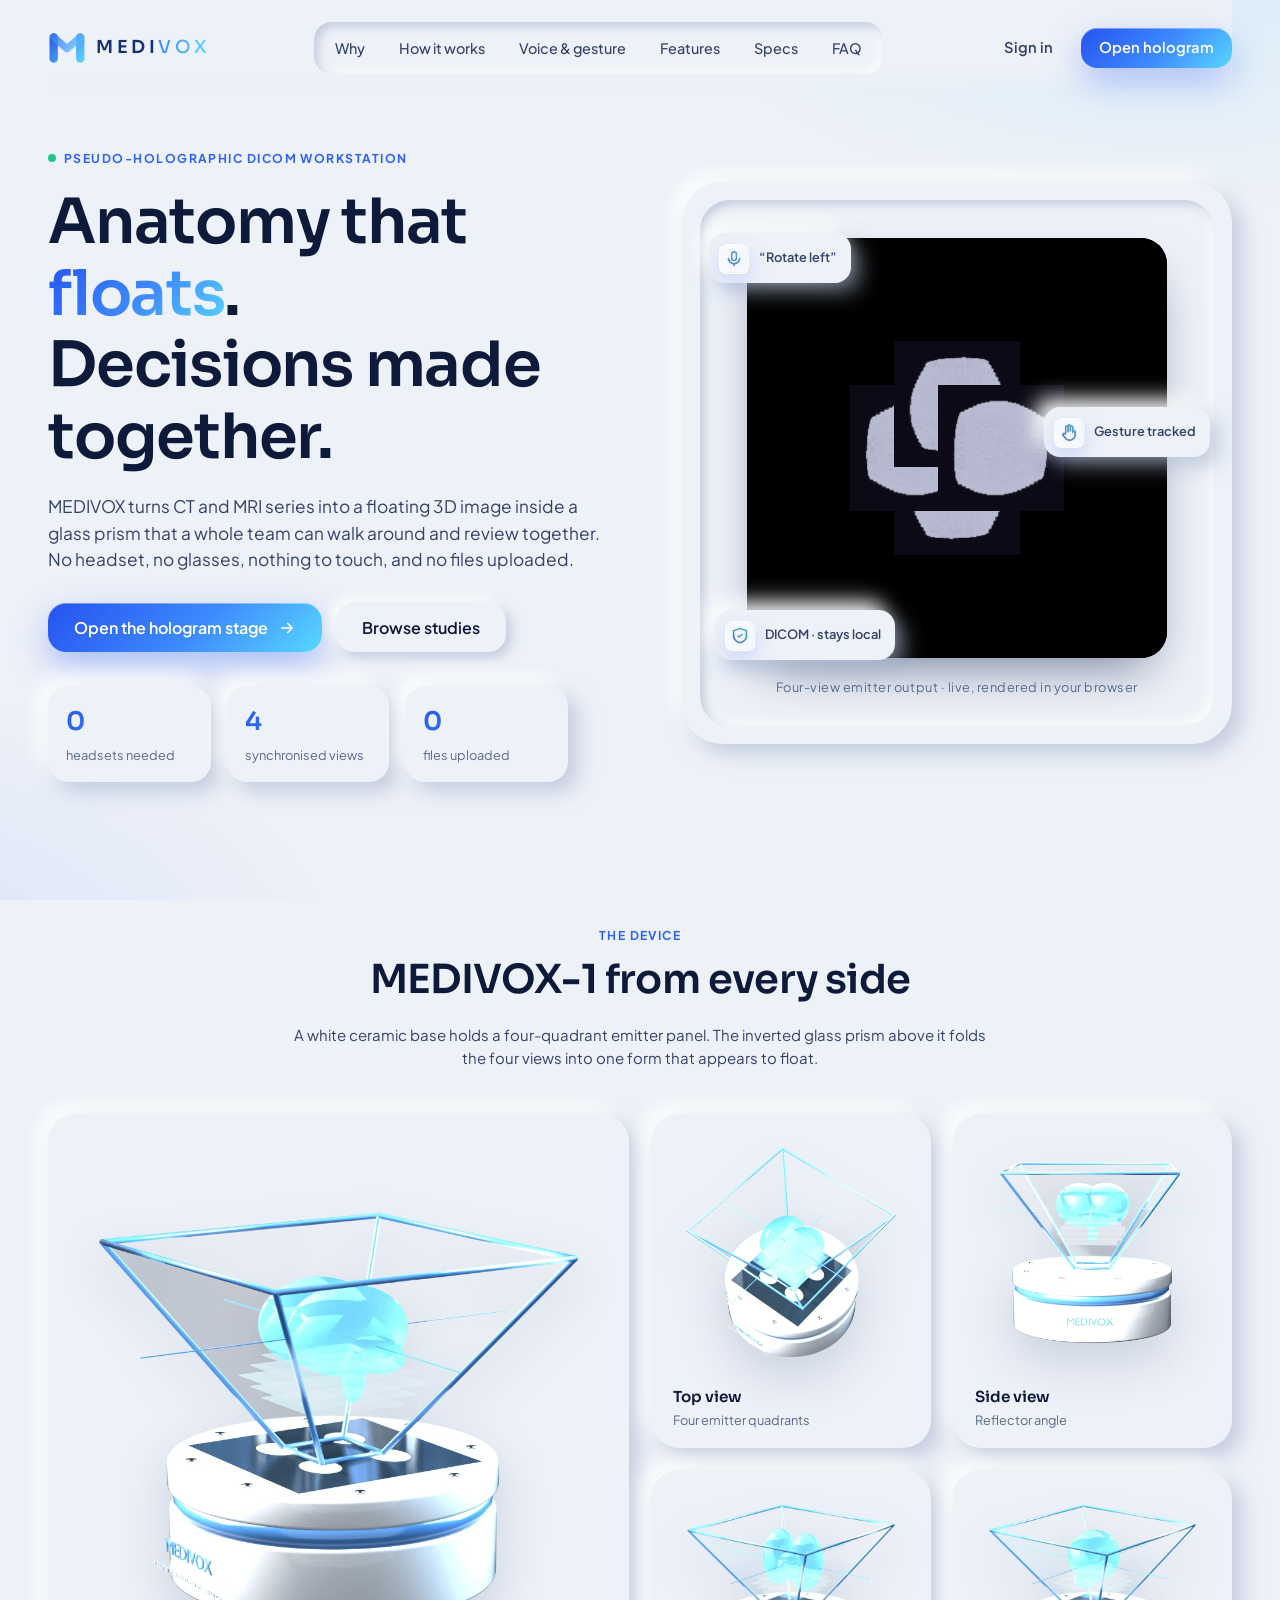
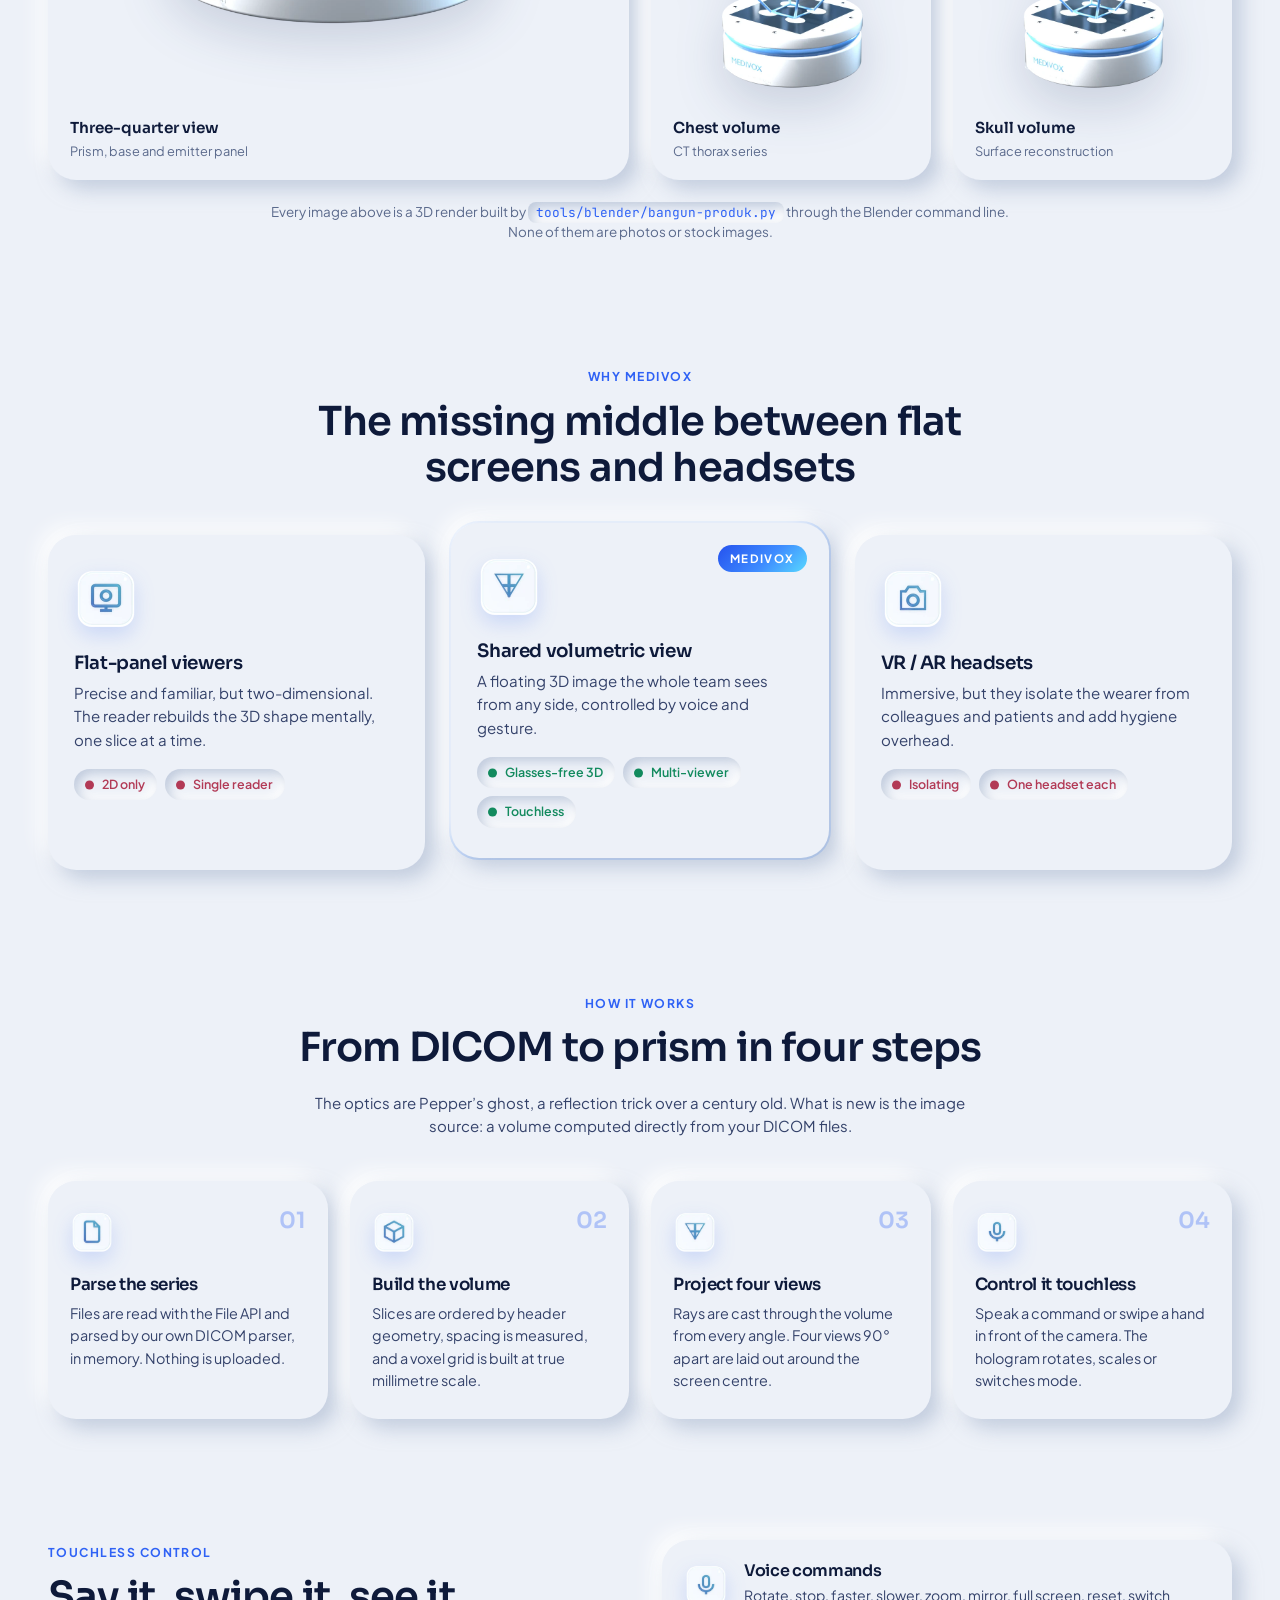
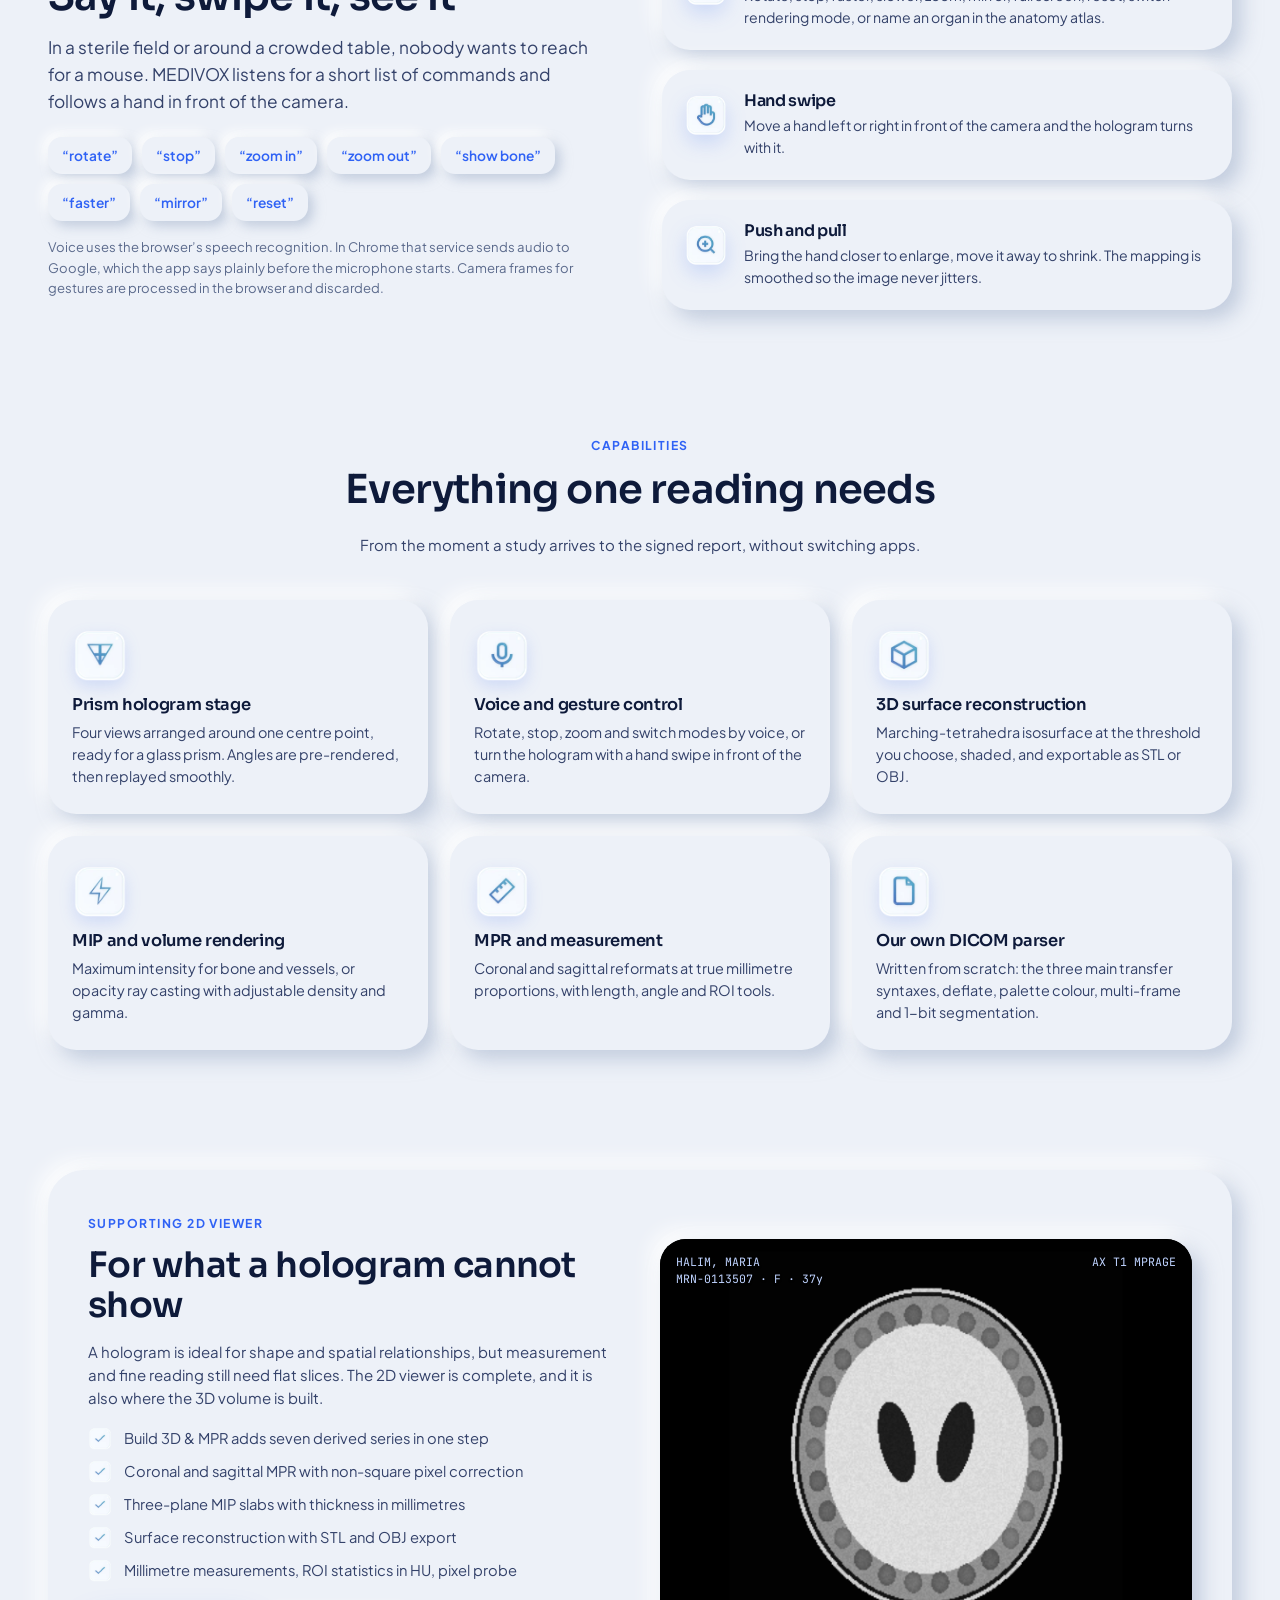
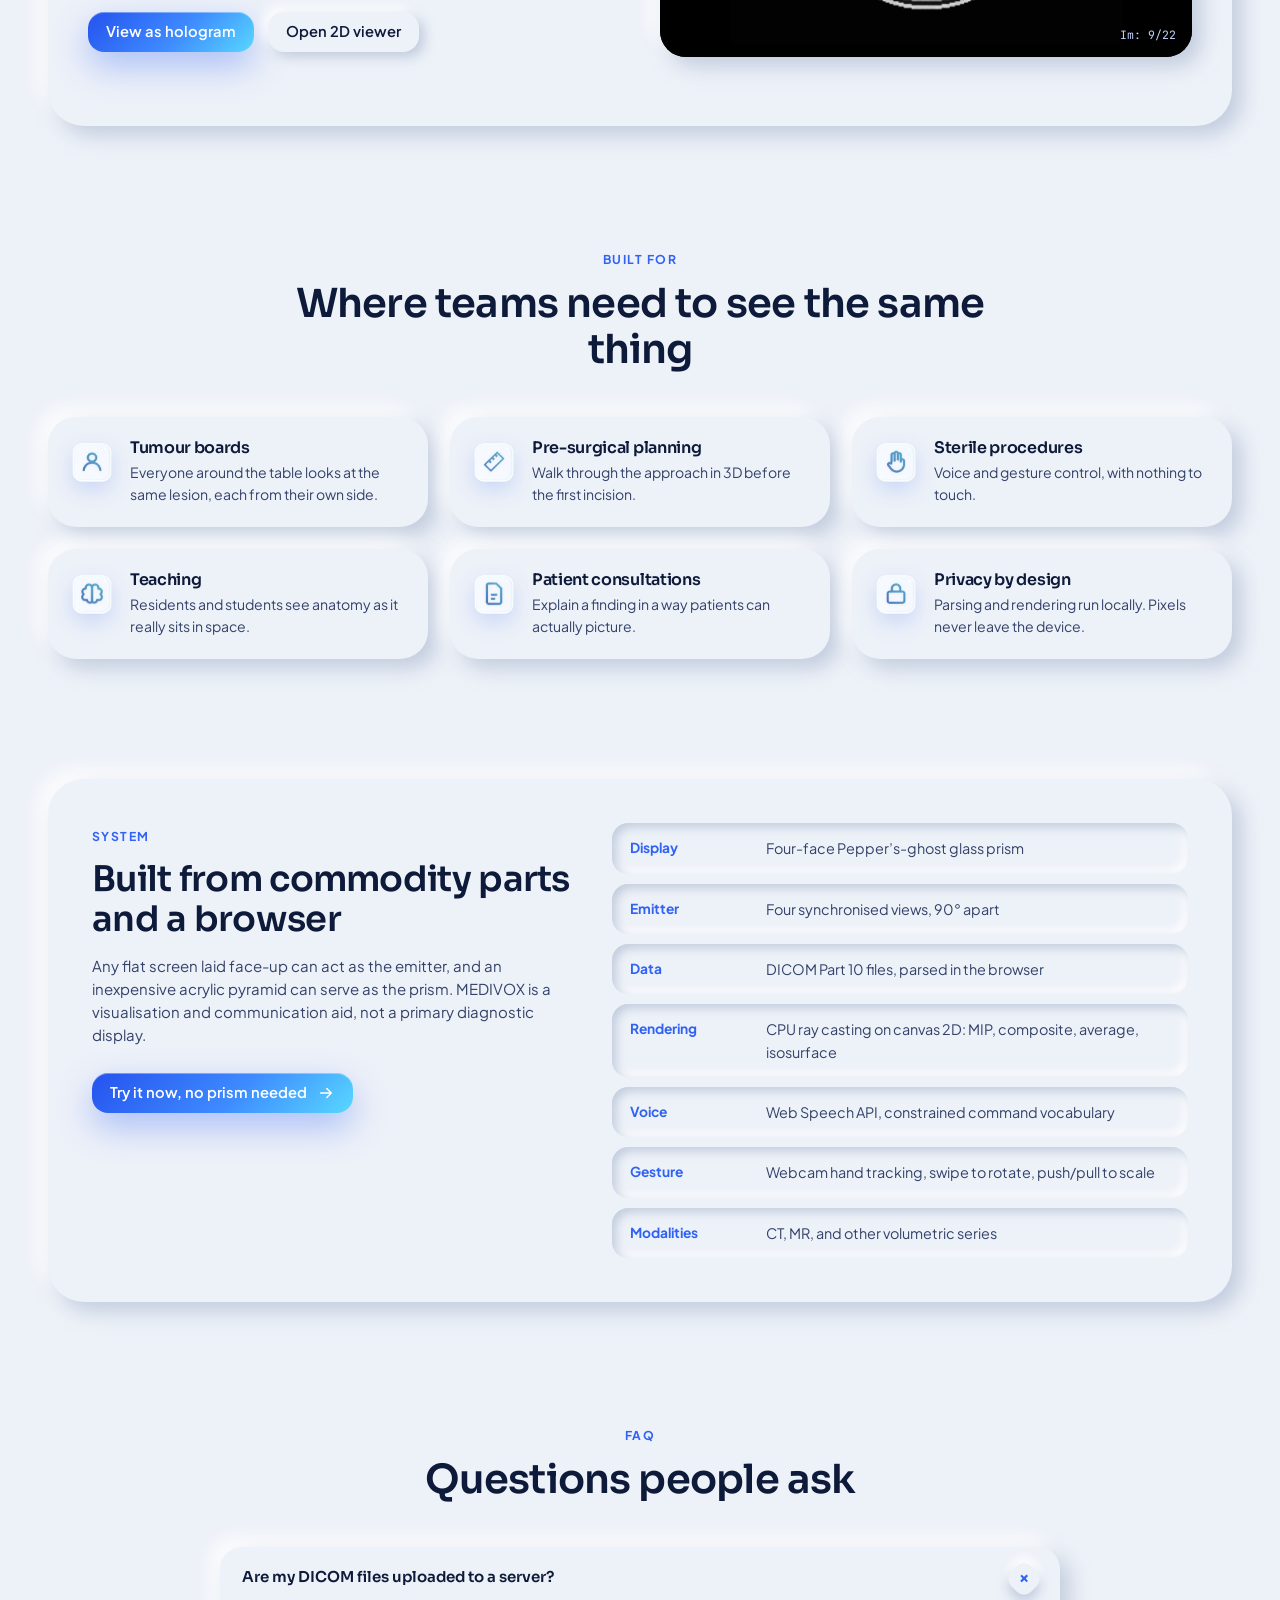
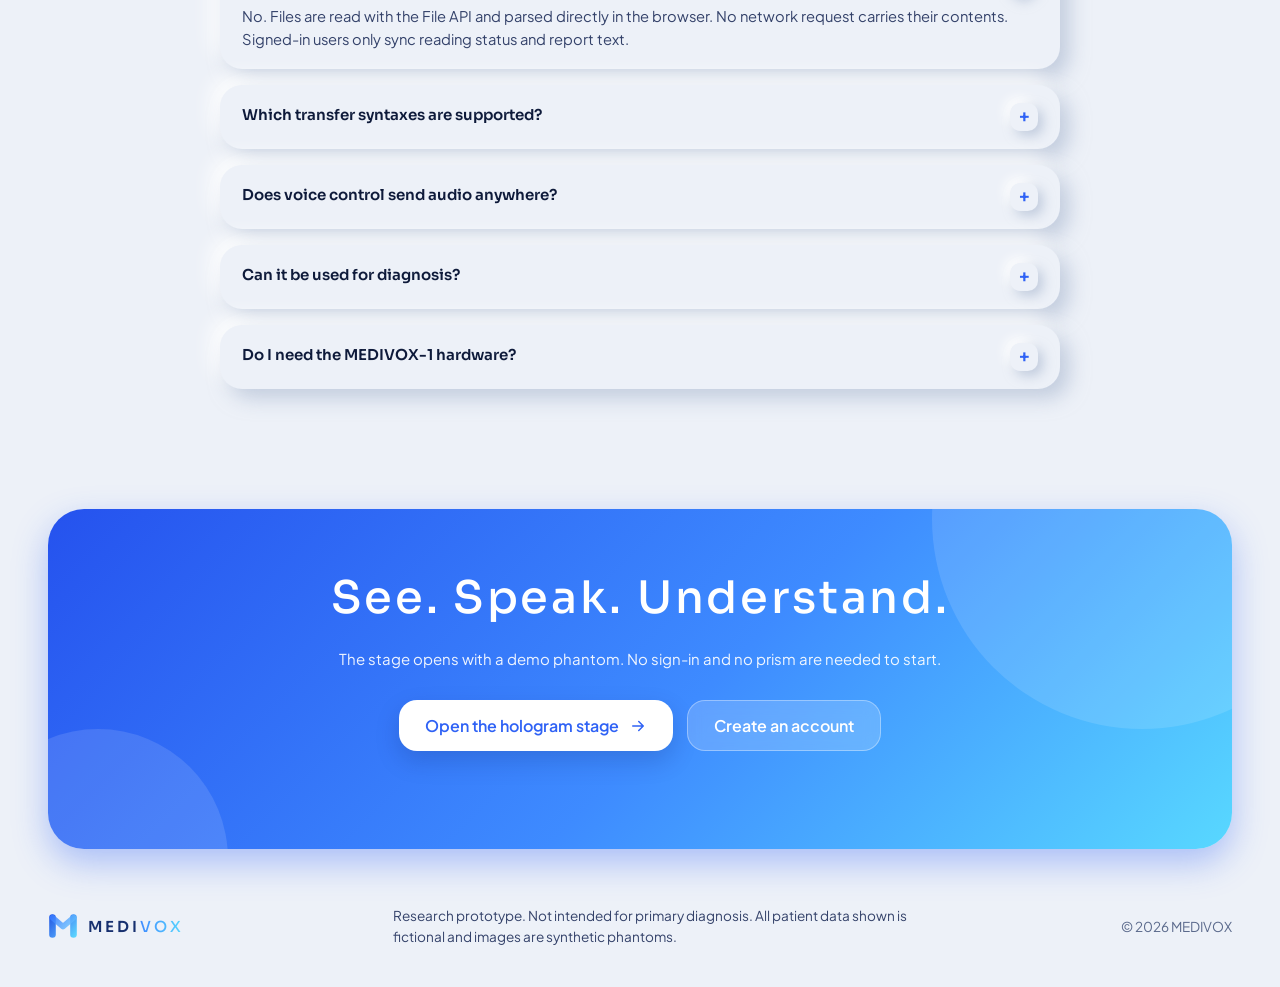
<file: index.html>
<!DOCTYPE html>
<html lang="en">
<head>
<meta charset="utf-8">
<meta name="viewport" content="width=device-width,initial-scale=1,viewport-fit=cover">
<title>MEDIVOX · Pseudo-holographic DICOM Workstation</title>
<meta name="description" content="MEDIVOX turns CT and MRI series into a floating 3D image inside a glass prism. It runs entirely in the browser, with voice and gesture control and no file uploads.">
<link rel="icon" href="assets/ui/logo-mark.svg" type="image/svg+xml">
<link rel="preconnect" href="https://fonts.googleapis.com">
<link rel="preconnect" href="https://fonts.gstatic.com" crossorigin>
<link rel="stylesheet" href="https://fonts.googleapis.com/css2?family=Plus+Jakarta+Sans:wght@400;500;600;700&family=Sora:wght@300;400;500;600;700&family=JetBrains+Mono:wght@400;500&display=swap">
<link rel="stylesheet" href="assets/css/base.css">
<link rel="stylesheet" href="assets/css/site.css">
</head>
<body>
<a class="skip-link" href="#product">Skip to content</a>

<div class="page-profile">
  <!-- ============ HEADER ============ -->
  <header class="site-header">
    <a href="index.html" class="brand" aria-label="MEDIVOX home">
      <img class="brand-mark" src="assets/ui/logo-mark.svg" alt="">
      <span class="brand-word"><b>MEDI</b><i>VOX</i></span>
    </a>
    <nav class="site-nav" id="nav">
      <a href="#why">Why</a>
      <a href="#how">How it works</a>
      <a href="#touchless">Voice &amp; gesture</a>
      <a href="#fitur">Features</a>
      <a href="#specs">Specs</a>
      <a href="#faq">FAQ</a>
      <a href="masuk.html" class="nav-mobile-only">Sign in</a>
    </nav>
    <div class="site-actions">
      <a href="masuk.html" class="btn btn-ghost">Sign in</a>
      <a href="prisma.html" class="btn btn-primary">Open hologram</a>
      <button class="icon-btn nav-toggle" id="navToggle" aria-label="Open menu">
        <svg class="li"><use href="assets/ui/ikon-garis.svg#i-menu"/></svg>
      </button>
    </div>
  </header>

  <!-- ============ HERO ============ -->
  <section class="hero" id="product">
    <div class="hero-copy">
      <span class="eyebrow"><span class="dot-live"></span> Pseudo-holographic DICOM workstation</span>
      <h1>Anatomy that <span class="grad-text">floats</span>.<br>Decisions made together.</h1>
      <p class="lead">MEDIVOX turns CT and MRI series into a floating 3D image inside a glass prism that a
        whole team can walk around and review together. No headset, no glasses, nothing to touch,
        and no files uploaded.</p>
      <div class="hero-cta">
        <a href="prisma.html" class="btn btn-primary btn-lg">Open the hologram stage
          <svg class="li"><use href="assets/ui/ikon-garis.svg#i-arrow"/></svg></a>
        <a href="worklist.html" class="btn btn-lg">Browse studies</a>
      </div>
      <div class="hero-stats">
        <div class="stat neu"><strong>0</strong><span>headsets needed</span></div>
        <div class="stat neu"><strong>4</strong><span>synchronised views</span></div>
        <div class="stat neu"><strong>0</strong><span>files uploaded</span></div>
      </div>
    </div>

    <div class="hero-visual">
      <div class="prism-stage neu">
        <div class="float-chip chip-a neu"><img class="i3d" src="assets/ui/ikon/mik.webp" alt=""><span>&ldquo;Rotate left&rdquo;</span></div>
        <div class="float-chip chip-b neu"><img class="i3d" src="assets/ui/ikon/tangan.webp" alt=""><span>Gesture tracked</span></div>
        <div class="float-chip chip-c neu"><img class="i3d" src="assets/ui/ikon/perisai.webp" alt=""><span>DICOM &middot; stays local</span></div>
        <div class="prism" aria-hidden="true">
          <div class="prism-glow"></div>
          <canvas class="prism-canvas" id="heroCanvas" width="620" height="620"></canvas>
        </div>
        <p class="stage-caption">Four-view emitter output &middot; live, rendered in your browser</p>
      </div>
    </div>
  </section>

  <!-- ============ PRODUCT RENDERS ============ -->
  <section class="band" id="perangkat3d">
    <div class="section-head">
      <span class="eyebrow">The device</span>
      <h2>MEDIVOX-1 from every side</h2>
      <p>A white ceramic base holds a four-quadrant emitter panel. The inverted glass prism above it
        folds the four views into one form that appears to float.</p>
    </div>
    <div class="produk-galeri">
      <figure class="produk-3d produk-3d--besar neu">
        <img src="assets/3d/putih-tigaper.webp" width="903" height="787" loading="lazy" alt="MEDIVOX-1 seen from a three-quarter angle">
        <figcaption><b>Three-quarter view</b><span>Prism, base and emitter panel</span></figcaption>
      </figure>
      <figure class="produk-3d neu">
        <img src="assets/3d/putih-atas.webp" width="924" height="932" loading="lazy" alt="MEDIVOX-1 from above, showing the four-quadrant panel">
        <figcaption><b>Top view</b><span>Four emitter quadrants</span></figcaption>
      </figure>
      <figure class="produk-3d neu">
        <img src="assets/3d/putih-samping.webp" width="878" height="778" loading="lazy" alt="MEDIVOX-1 from the side">
        <figcaption><b>Side view</b><span>Reflector angle</span></figcaption>
      </figure>
      <figure class="produk-3d neu">
        <img src="assets/3d/putih-toraks.webp" width="682" height="612" loading="lazy" alt="MEDIVOX-1 showing a chest volume">
        <figcaption><b>Chest volume</b><span>CT thorax series</span></figcaption>
      </figure>
      <figure class="produk-3d neu">
        <img src="assets/3d/putih-tengkorak.webp" width="682" height="612" loading="lazy" alt="MEDIVOX-1 showing a skull volume">
        <figcaption><b>Skull volume</b><span>Surface reconstruction</span></figcaption>
      </figure>
    </div>
    <p class="produk-nota">Every image above is a 3D render built by <code>tools/blender/bangun-produk.py</code>
      through the Blender command line. None of them are photos or stock images.</p>
  </section>

  <!-- ============ WHY ============ -->
  <section class="band" id="why">
    <div class="section-head">
      <span class="eyebrow">Why MEDIVOX</span>
      <h2>The missing middle between flat screens and headsets</h2>
    </div>
    <div class="compare">
      <article class="compare-card neu">
        <img class="i3d lg" src="assets/ui/ikon/viewer.webp" alt="">
        <h3>Flat-panel viewers</h3>
        <p>Precise and familiar, but two-dimensional. The reader rebuilds the 3D shape mentally, one slice at a time.</p>
        <ul class="mini-list"><li class="neg">2D only</li><li class="neg">Single reader</li></ul>
      </article>
      <article class="compare-card neu featured">
        <span class="badge">MEDIVOX</span>
        <img class="i3d lg" src="assets/ui/ikon/hologram.webp" alt="">
        <h3>Shared volumetric view</h3>
        <p>A floating 3D image the whole team sees from any side, controlled by voice and gesture.</p>
        <ul class="mini-list"><li>Glasses-free 3D</li><li>Multi-viewer</li><li>Touchless</li></ul>
      </article>
      <article class="compare-card neu">
        <img class="i3d lg" src="assets/ui/ikon/kamera.webp" alt="">
        <h3>VR / AR headsets</h3>
        <p>Immersive, but they isolate the wearer from colleagues and patients and add hygiene overhead.</p>
        <ul class="mini-list"><li class="neg">Isolating</li><li class="neg">One headset each</li></ul>
      </article>
    </div>
  </section>

  <!-- ============ HOW ============ -->
  <section class="band" id="how">
    <div class="section-head">
      <span class="eyebrow">How it works</span>
      <h2>From DICOM to prism in four steps</h2>
      <p>The optics are Pepper&rsquo;s ghost, a reflection trick over a century old. What is new is the
        image source: a volume computed directly from your DICOM files.</p>
    </div>
    <ol class="steps">
      <li class="step neu"><span class="step-no">01</span><img class="i3d" src="assets/ui/ikon/berkas.webp" alt=""><h3>Parse the series</h3><p>Files are read with the File API and parsed by our own DICOM parser, in memory. Nothing is uploaded.</p></li>
      <li class="step neu"><span class="step-no">02</span><img class="i3d" src="assets/ui/ikon/kubus.webp" alt=""><h3>Build the volume</h3><p>Slices are ordered by header geometry, spacing is measured, and a voxel grid is built at true millimetre scale.</p></li>
      <li class="step neu"><span class="step-no">03</span><img class="i3d" src="assets/ui/ikon/hologram.webp" alt=""><h3>Project four views</h3><p>Rays are cast through the volume from every angle. Four views 90&deg; apart are laid out around the screen centre.</p></li>
      <li class="step neu"><span class="step-no">04</span><img class="i3d" src="assets/ui/ikon/mik.webp" alt=""><h3>Control it touchless</h3><p>Speak a command or swipe a hand in front of the camera. The hologram rotates, scales or switches mode.</p></li>
    </ol>
  </section>

  <!-- ============ TOUCHLESS ============ -->
  <section class="band" id="touchless">
    <div class="touch-grid">
      <div class="touch-copy">
        <span class="eyebrow">Touchless control</span>
        <h2>Say it, swipe it, see it</h2>
        <p class="lead">In a sterile field or around a crowded table, nobody wants to reach for a mouse. MEDIVOX
          listens for a short list of commands and follows a hand in front of the camera.</p>
        <div class="cmd-chips">
          <span class="cmd">&ldquo;rotate&rdquo;</span><span class="cmd">&ldquo;stop&rdquo;</span>
          <span class="cmd">&ldquo;zoom in&rdquo;</span><span class="cmd">&ldquo;zoom out&rdquo;</span>
          <span class="cmd">&ldquo;show bone&rdquo;</span><span class="cmd">&ldquo;faster&rdquo;</span>
          <span class="cmd">&ldquo;mirror&rdquo;</span><span class="cmd">&ldquo;reset&rdquo;</span>
        </div>
        <p class="muted small">Voice uses the browser&rsquo;s speech recognition. In Chrome that service sends audio to
          Google, which the app says plainly before the microphone starts. Camera frames for gestures are processed in
          the browser and discarded.</p>
      </div>
      <div class="touch-cards">
        <article class="uc neu"><img class="i3d" src="assets/ui/ikon/mik.webp" alt=""><div><h3>Voice commands</h3><p>Rotate, stop, faster, slower, zoom, mirror, full screen, reset, switch rendering mode, or name an organ in the anatomy atlas.</p></div></article>
        <article class="uc neu"><img class="i3d" src="assets/ui/ikon/tangan.webp" alt=""><div><h3>Hand swipe</h3><p>Move a hand left or right in front of the camera and the hologram turns with it.</p></div></article>
        <article class="uc neu"><img class="i3d" src="assets/ui/ikon/zoom.webp" alt=""><div><h3>Push and pull</h3><p>Bring the hand closer to enlarge, move it away to shrink. The mapping is smoothed so the image never jitters.</p></div></article>
      </div>
    </div>
  </section>

  <!-- ============ FEATURES ============ -->
  <section class="band" id="fitur">
    <div class="section-head">
      <span class="eyebrow">Capabilities</span>
      <h2>Everything one reading needs</h2>
      <p>From the moment a study arrives to the signed report, without switching apps.</p>
    </div>
    <div class="feat-grid" id="featGrid"></div>
  </section>

  <!-- ============ 2D VIEWER ============ -->
  <section class="band" id="viewer">
    <div class="split neu">
      <div class="split-copy">
        <span class="eyebrow">Supporting 2D viewer</span>
        <h2>For what a hologram cannot show</h2>
        <p>A hologram is ideal for shape and spatial relationships, but measurement and fine reading still
          need flat slices. The 2D viewer is complete, and it is also where the 3D volume is built.</p>
        <ul class="check-list">
          <li>Build 3D &amp; MPR adds seven derived series in one step</li>
          <li>Coronal and sagittal MPR with non-square pixel correction</li>
          <li>Three-plane MIP slabs with thickness in millimetres</li>
          <li>Surface reconstruction with STL and OBJ export</li>
          <li>Millimetre measurements, ROI statistics in HU, pixel probe</li>
        </ul>
        <div class="hero-cta">
          <a class="btn btn-primary" href="prisma.html?demo=ST-2409-0144">View as hologram</a>
          <a class="btn" href="viewer.html?demo=ST-2409-0144">Open 2D viewer</a>
        </div>
      </div>
      <div class="vp-mock">
        <canvas id="heroCanvas2" width="560" height="440"></canvas>
        <div class="ov tl">HALIM, MARIA<br>MRN-0113507 &middot; F &middot; 37y</div>
        <div class="ov tr">AX T1 MPRAGE</div>
        <div class="ov br">Im: <span id="heroIm2">9</span>/22</div>
      </div>
    </div>
  </section>

  <!-- ============ USE CASES ============ -->
  <section class="band" id="usecases">
    <div class="section-head">
      <span class="eyebrow">Built for</span>
      <h2>Where teams need to see the same thing</h2>
    </div>
    <div class="usecases">
      <div class="uc neu"><img class="i3d" src="assets/ui/ikon/pengguna.webp" alt=""><div><h3>Tumour boards</h3><p>Everyone around the table looks at the same lesion, each from their own side.</p></div></div>
      <div class="uc neu"><img class="i3d" src="assets/ui/ikon/panjang.webp" alt=""><div><h3>Pre-surgical planning</h3><p>Walk through the approach in 3D before the first incision.</p></div></div>
      <div class="uc neu"><img class="i3d" src="assets/ui/ikon/tangan.webp" alt=""><div><h3>Sterile procedures</h3><p>Voice and gesture control, with nothing to touch.</p></div></div>
      <div class="uc neu"><img class="i3d" src="assets/ui/ikon/otak.webp" alt=""><div><h3>Teaching</h3><p>Residents and students see anatomy as it really sits in space.</p></div></div>
      <div class="uc neu"><img class="i3d" src="assets/ui/ikon/laporan.webp" alt=""><div><h3>Patient consultations</h3><p>Explain a finding in a way patients can actually picture.</p></div></div>
      <div class="uc neu"><img class="i3d" src="assets/ui/ikon/kunci.webp" alt=""><div><h3>Privacy by design</h3><p>Parsing and rendering run locally. Pixels never leave the device.</p></div></div>
    </div>
  </section>

  <!-- ============ SPECS ============ -->
  <section class="band" id="specs">
    <div class="specs neu">
      <div class="specs-copy">
        <span class="eyebrow">System</span>
        <h2>Built from commodity parts and a browser</h2>
        <p>Any flat screen laid face-up can act as the emitter, and an inexpensive acrylic pyramid can serve as
          the prism. MEDIVOX is a visualisation and communication aid, not a primary diagnostic display.</p>
        <a href="prisma.html" class="btn btn-primary">Try it now, no prism needed
          <svg class="li"><use href="assets/ui/ikon-garis.svg#i-arrow"/></svg></a>
      </div>
      <dl class="spec-list">
        <div><dt>Display</dt><dd>Four-face Pepper&rsquo;s-ghost glass prism</dd></div>
        <div><dt>Emitter</dt><dd>Four synchronised views, 90&deg; apart</dd></div>
        <div><dt>Data</dt><dd>DICOM Part 10 files, parsed in the browser</dd></div>
        <div><dt>Rendering</dt><dd>CPU ray casting on canvas 2D: MIP, composite, average, isosurface</dd></div>
        <div><dt>Voice</dt><dd>Web Speech API, constrained command vocabulary</dd></div>
        <div><dt>Gesture</dt><dd>Webcam hand tracking, swipe to rotate, push/pull to scale</dd></div>
        <div><dt>Modalities</dt><dd>CT, MR, and other volumetric series</dd></div>
      </dl>
    </div>
  </section>

  <!-- ============ FAQ ============ -->
  <section class="band" id="faq">
    <div class="section-head">
      <span class="eyebrow">FAQ</span>
      <h2>Questions people ask</h2>
    </div>
    <div class="faq">
      <details class="neu" open>
        <summary>Are my DICOM files uploaded to a server?</summary>
        <p>No. Files are read with the File API and parsed directly in the browser. No network request carries
          their contents. Signed-in users only sync reading status and report text.</p>
      </details>
      <details class="neu">
        <summary>Which transfer syntaxes are supported?</summary>
        <p>Implicit VR Little Endian, Explicit VR Little Endian and Big Endian, and Deflated Explicit VR, for native
          8- and 16-bit pixel data, multi-frame, palette colour and 1-bit segmentation. Baseline JPEG displays.
          JPEG 2000, JPEG-LS and RLE are recognised and reported clearly, but need an extra decoder.</p>
      </details>
      <details class="neu">
        <summary>Does voice control send audio anywhere?</summary>
        <p>The Web Speech API in Chrome sends audio to Google&rsquo;s speech service. It is the only part of the system
          that sends anything off the device, so it is always off until you turn it on, with a warning. Gestures are
          processed locally.</p>
      </details>
      <details class="neu">
        <summary>Can it be used for diagnosis?</summary>
        <p>No. This is an interface prototype, not a certified medical device. Diagnostic use would require clinical
          validation, display calibration and regulatory approval.</p>
      </details>
      <details class="neu">
        <summary>Do I need the MEDIVOX-1 hardware?</summary>
        <p>No. The hologram stage runs on any screen. A tablet laid flat with an acrylic pyramid on top already works,
          and without a prism you still see four rotating projections at once.</p>
      </details>
    </div>
  </section>

  <!-- ============ CTA ============ -->
  <section class="cta-band" id="kontak">
    <div class="cta-inner">
      <h2>See. Speak. Understand.</h2>
      <p>The stage opens with a demo phantom. No sign-in and no prism are needed to start.</p>
      <div class="hero-cta" style="justify-content:center">
        <a href="prisma.html?demo=ST-2409-0146" class="btn btn-white btn-lg">Open the hologram stage
          <svg class="li"><use href="assets/ui/ikon-garis.svg#i-arrow"/></svg></a>
        <a href="masuk.html" class="btn btn-glass btn-lg">Create an account</a>
      </div>
    </div>
  </section>

  <footer class="site-footer">
    <a href="index.html" class="brand small"><img class="brand-mark" src="assets/ui/logo-mark.svg" alt=""><span class="brand-word"><b>MEDI</b><i>VOX</i></span></a>
    <p>Research prototype. Not intended for primary diagnosis. All patient data shown is fictional and images are synthetic phantoms.</p>
    <p class="muted">&copy; 2026 MEDIVOX</p>
  </footer>
</div>

<script src="assets/js/common.js"></script>
<script src="assets/js/volume.js"></script>
<script src="assets/js/demo.js"></script>
<script src="assets/js/dicom.js"></script>
<script src="assets/js/site.js"></script>
</body>
</html>
</file>
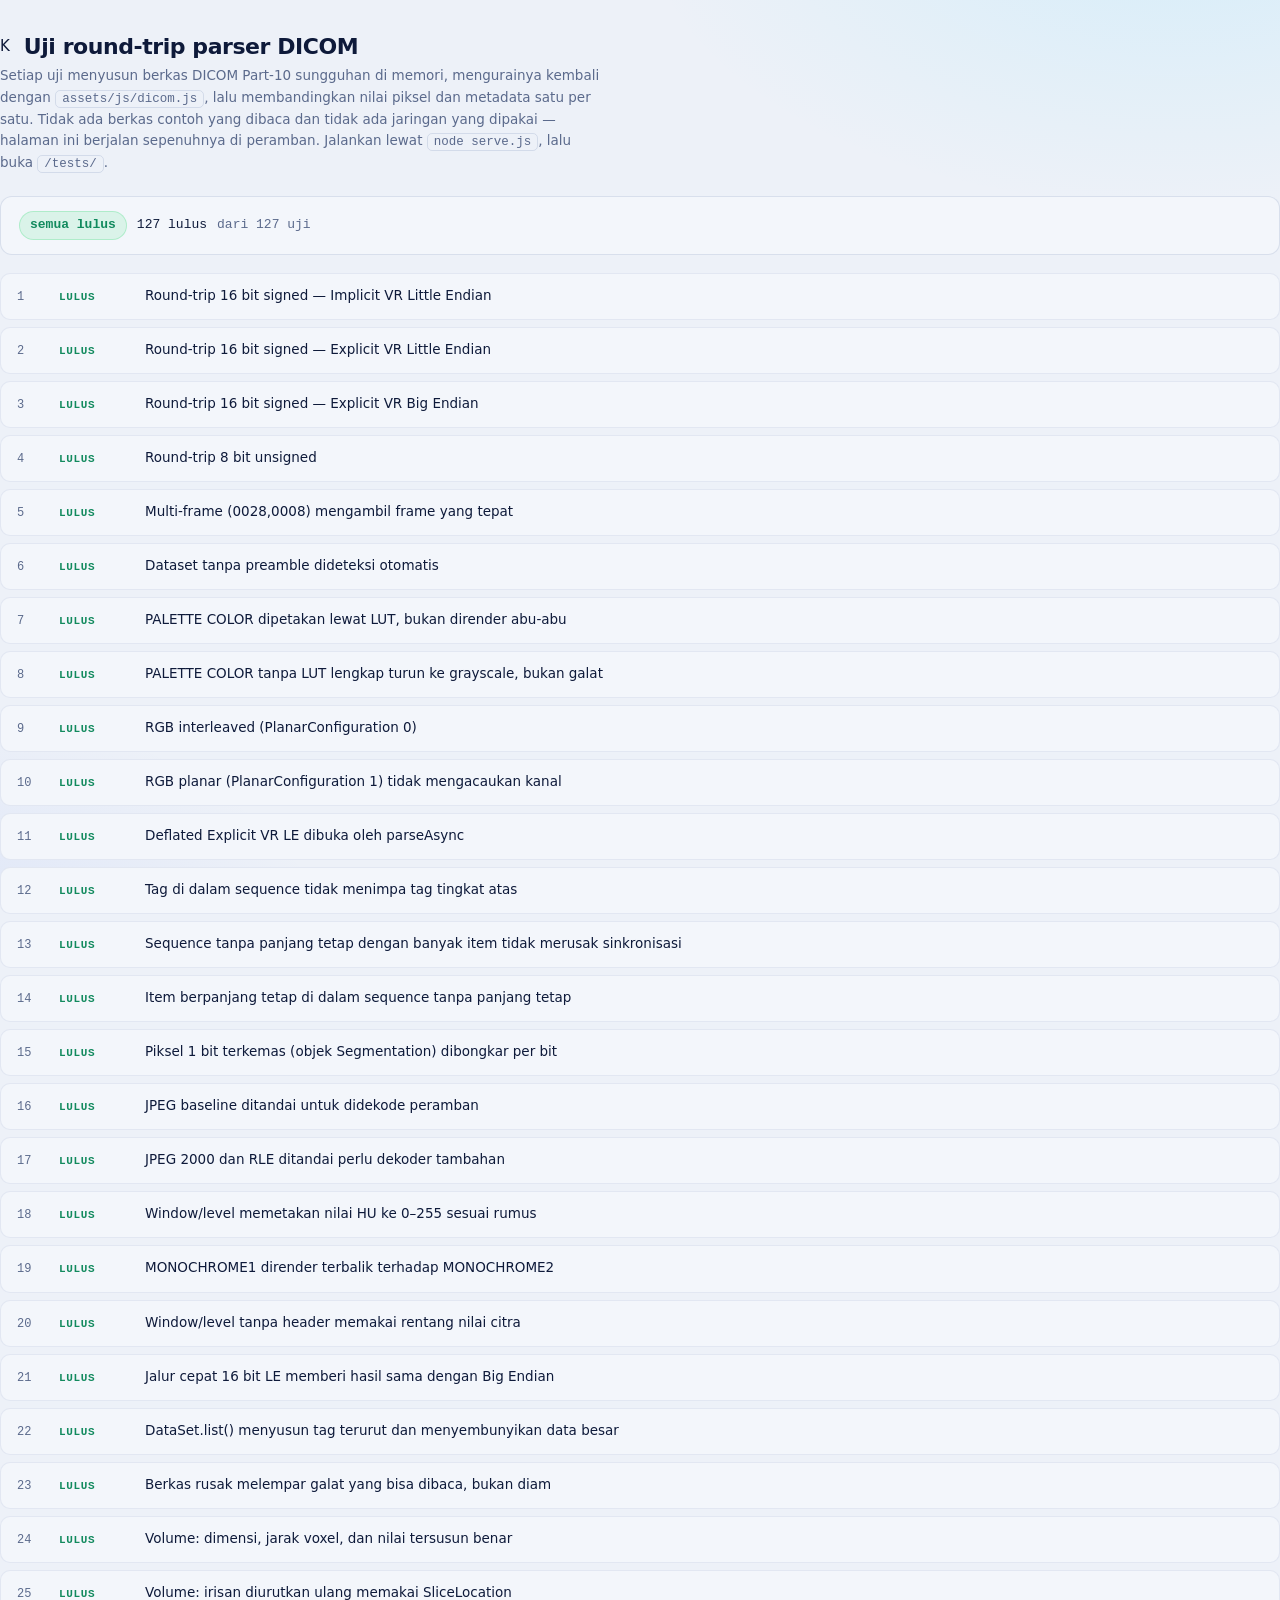
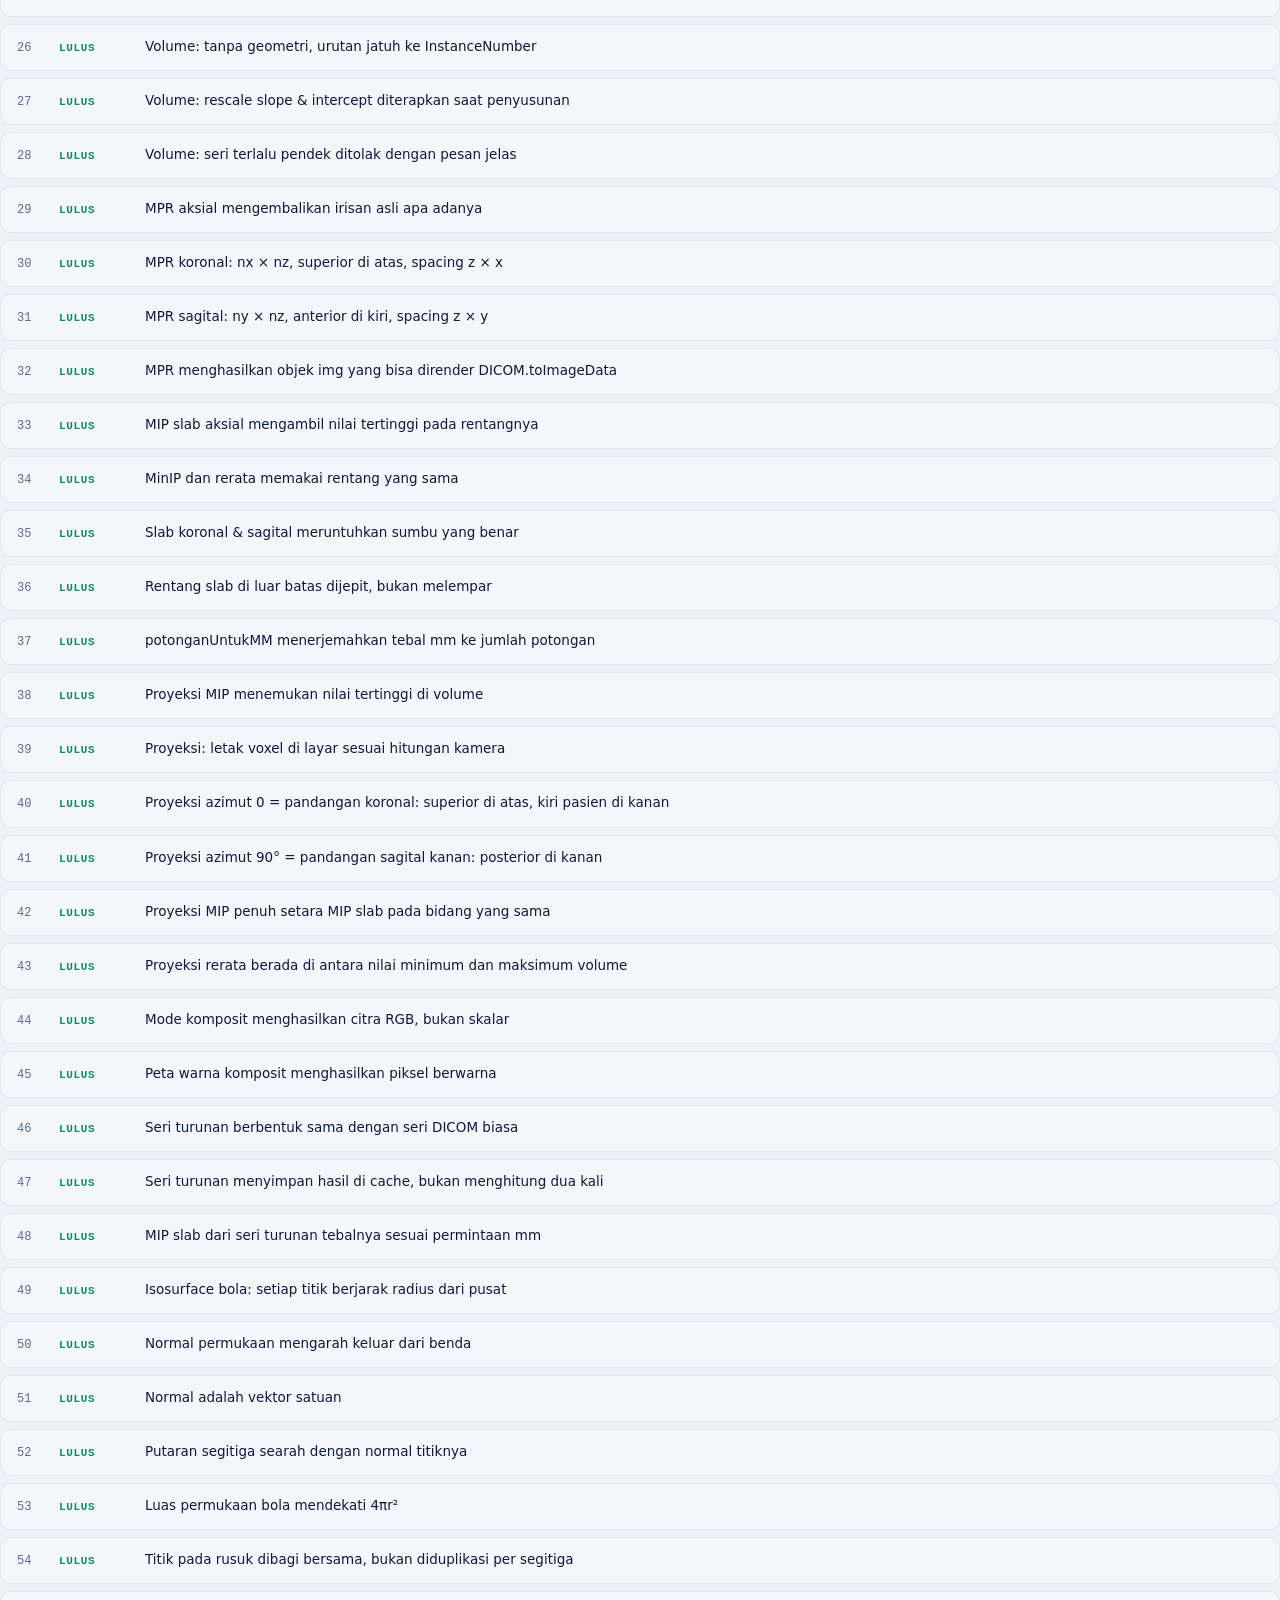
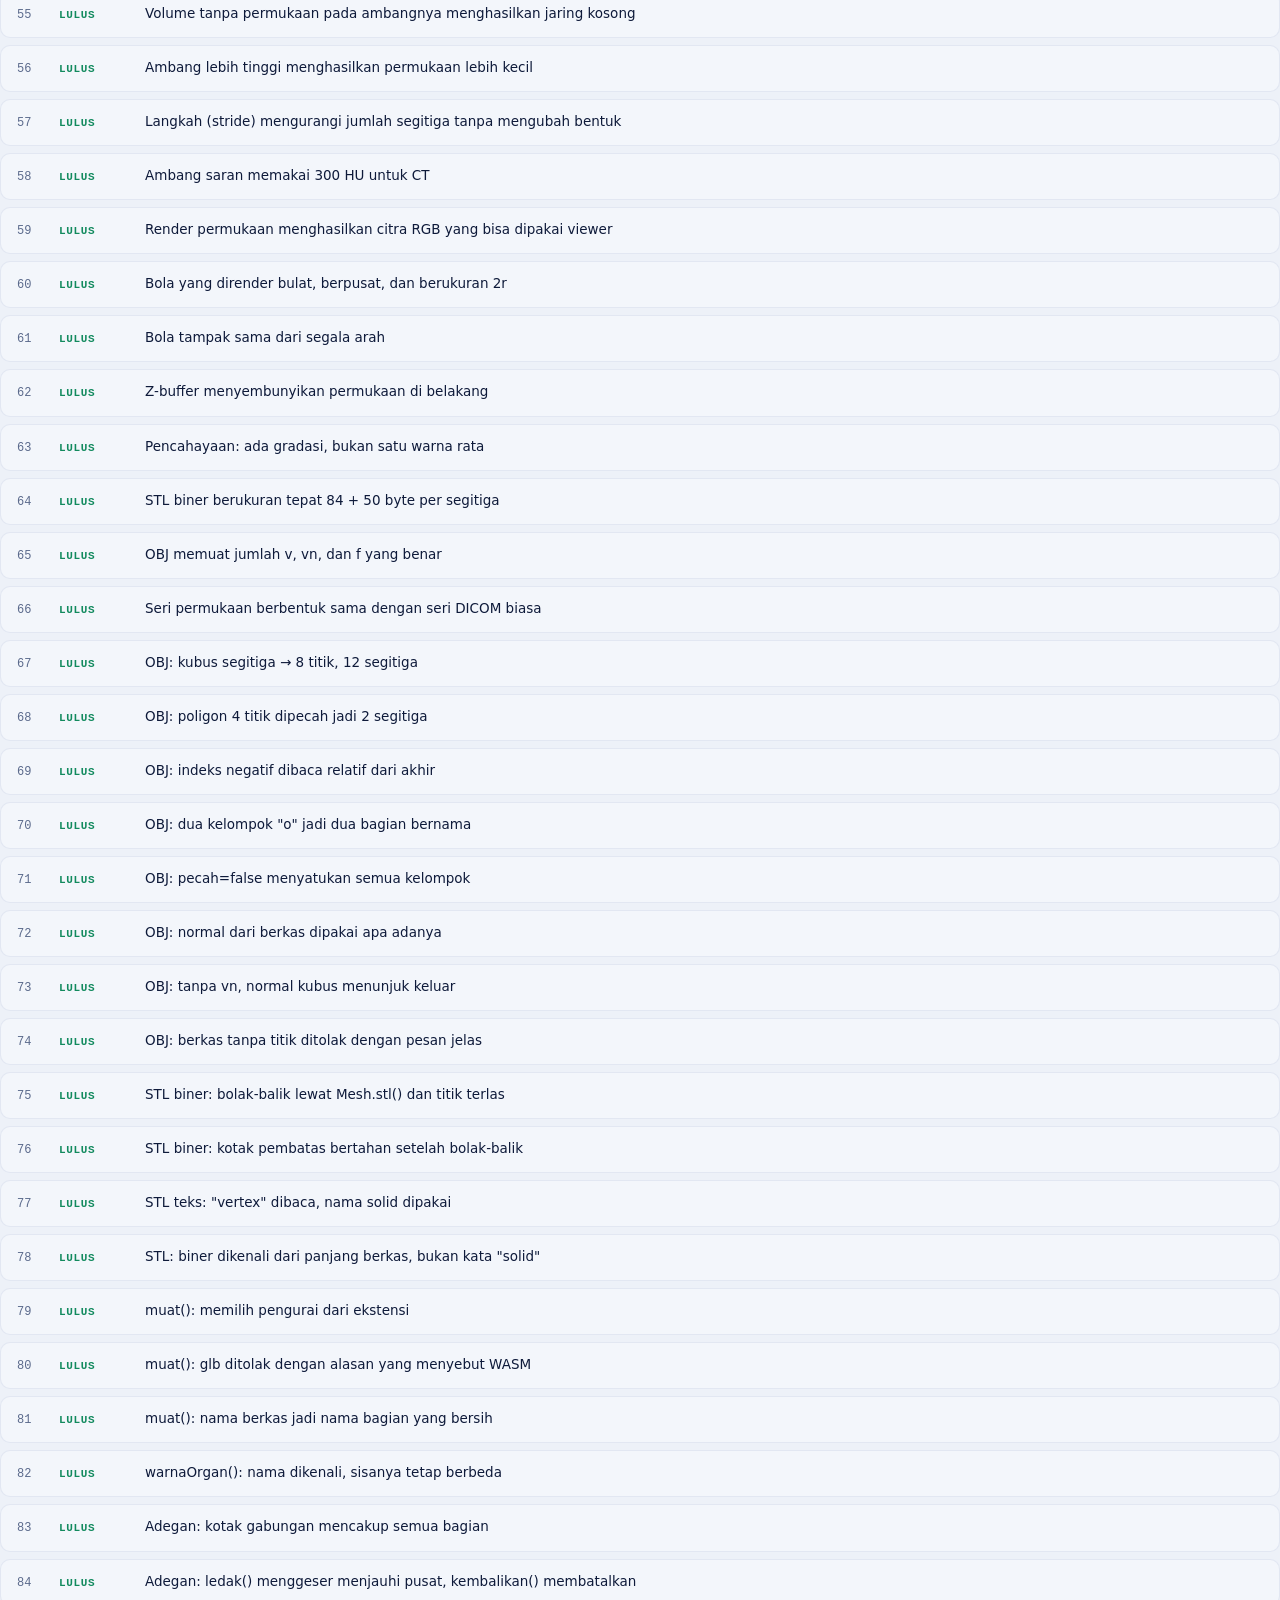
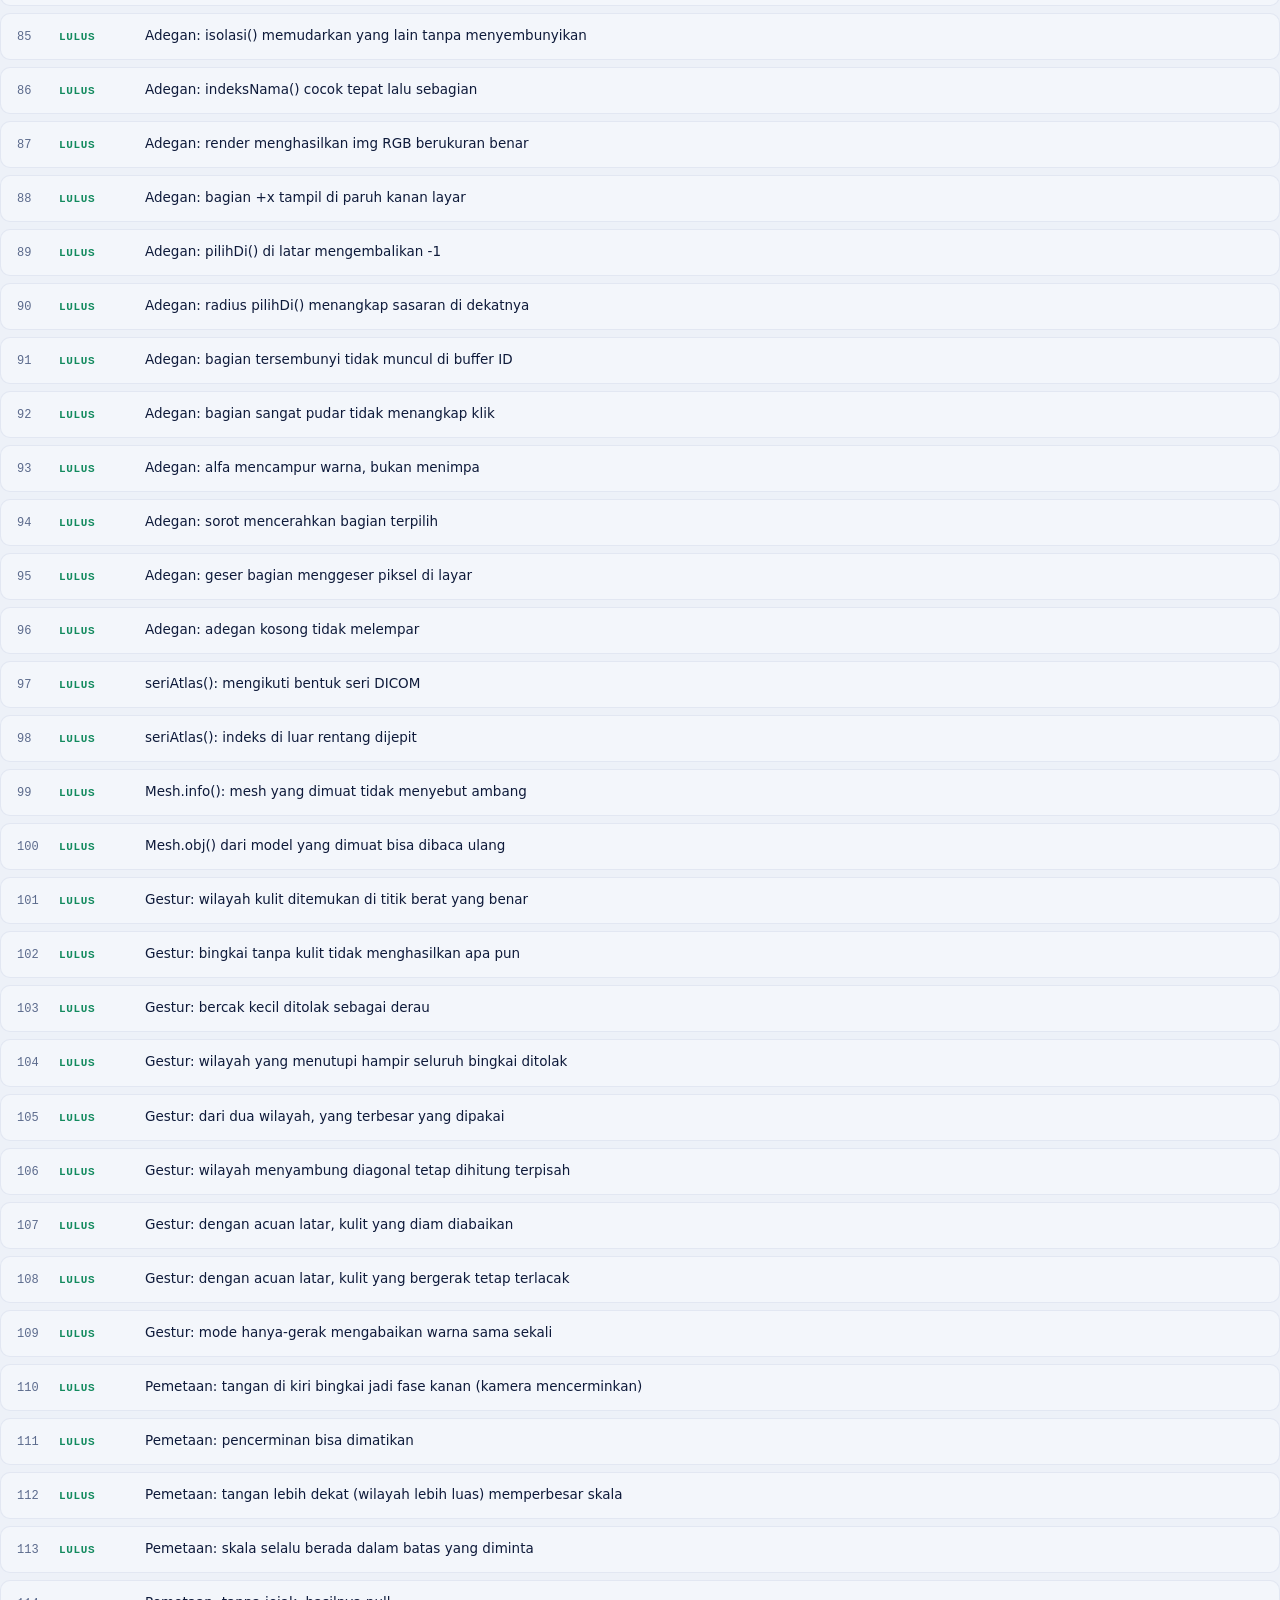
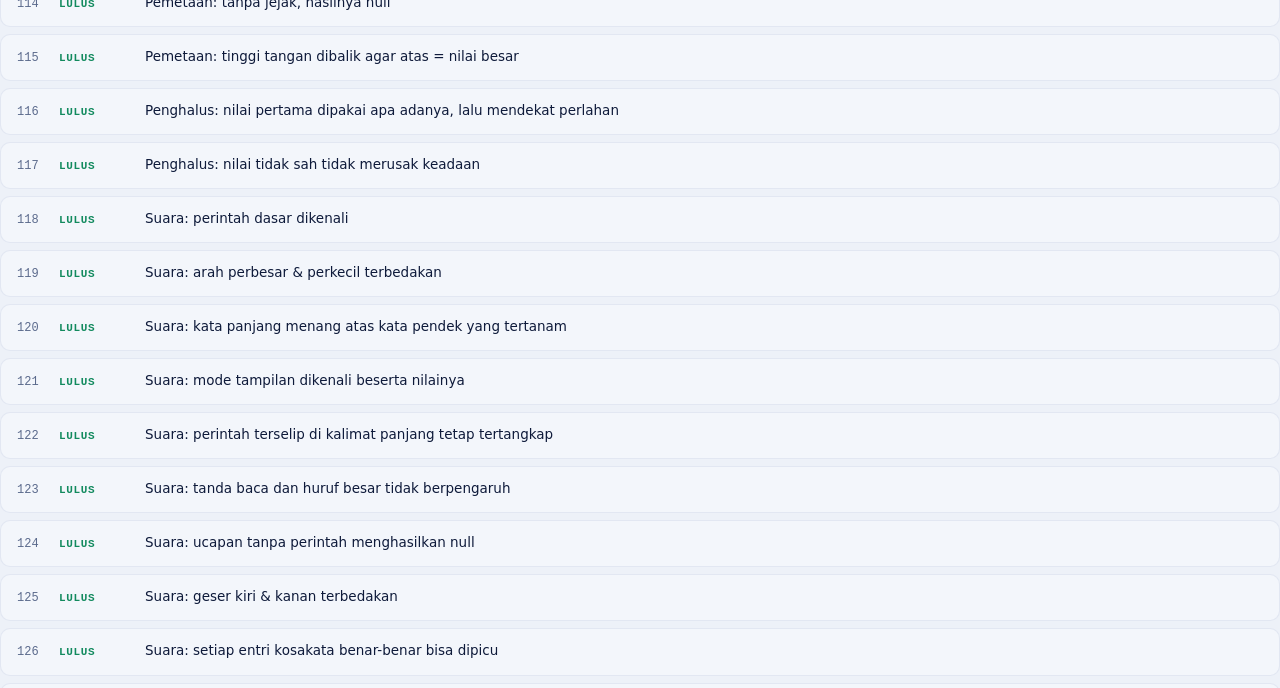
<file: tests/index.html>
<!DOCTYPE html>
<html lang="id">
<head>
<meta charset="utf-8">
<meta name="viewport" content="width=device-width,initial-scale=1">
<title>Uji Parser DICOM — Medivox</title>
<link rel="icon" href="data:image/svg+xml,<svg xmlns='http://www.w3.org/2000/svg' viewBox='0 0 32 32'><rect width='32' height='32' rx='8' fill='%232fd4bd'/><text x='16' y='22' font-size='17' font-family='sans-serif' font-weight='bold' text-anchor='middle' fill='%2304211d'>K</text></svg>">
<link rel="stylesheet" href="../assets/css/base.css">
<style>
  body{padding:34px 0}
  .head{display:flex;align-items:center;gap:14px;margin-bottom:6px}
  .head h1{font-size:22px;margin:0}
  .lead{color:var(--muted);font-size:13.5px;margin:0 0 22px;max-width:70ch;line-height:1.6}
  .lead code{font-family:var(--mono);font-size:12.5px;background:var(--panel-2);
    padding:1px 6px;border-radius:5px;border:1px solid var(--line)}

  .ringkas{
    display:flex;align-items:center;gap:10px;flex-wrap:wrap;
    background:var(--panel);border:1px solid var(--line);border-radius:12px;
    padding:14px 18px;margin-bottom:18px;font-family:var(--mono);font-size:13px;
  }
  .ringkas .tag{padding:3px 10px;border-radius:20px;font-weight:600}
  .tag-ok{background:rgba(74,222,128,.14);color:var(--ok);border:1px solid rgba(74,222,128,.3)}
  .tag-bad{background:rgba(242,84,91,.14);color:var(--danger);border:1px solid rgba(242,84,91,.32)}
  .tag-skip{background:rgba(245,185,66,.13);color:var(--warn);border:1px solid rgba(245,185,66,.3)}
  .tag-run{background:var(--panel-2);color:var(--text-2);border:1px solid var(--line)}

  ol.hasil{list-style:none;margin:0;padding:0;counter-reset:n}
  ol.hasil li{
    counter-increment:n;display:grid;grid-template-columns:30px 74px 1fr;gap:12px;
    align-items:baseline;padding:11px 16px;border:1px solid var(--line-soft);
    border-radius:10px;margin-bottom:7px;background:var(--panel);
  }
  ol.hasil li::before{content:counter(n);color:var(--muted);font-family:var(--mono);font-size:12px}
  ol.hasil li.bad{border-color:rgba(242,84,91,.45)}
  .st{font-family:var(--mono);font-size:11px;font-weight:700;letter-spacing:.06em;
    padding:2px 0;text-transform:uppercase}
  .st.ok{color:var(--ok)} .st.bad{color:var(--danger)} .st.skip{color:var(--warn)}
  .nm{font-size:13.5px}
  .why{
    grid-column:2/4;margin:8px 0 0;font-family:var(--mono);font-size:12px;line-height:1.6;
    color:#ffc4c7;background:rgba(242,84,91,.09);border-left:3px solid var(--danger);
    padding:9px 12px;border-radius:0 8px 8px 0;white-space:pre-wrap;word-break:break-word;
  }
  .why.info{color:var(--warn);background:rgba(245,185,66,.08);border-left-color:var(--warn)}
  .kembali{display:inline-block;margin-top:24px;font-size:13px;color:var(--accent)}
</style>
</head>
<body>
<div class="wrap">

  <div class="head">
    <span class="brand"><span class="mark">K</span></span>
    <h1>Uji round-trip parser DICOM</h1>
  </div>

  <p class="lead">
    Setiap uji menyusun berkas DICOM Part-10 sungguhan di memori, mengurainya kembali dengan
    <code>assets/js/dicom.js</code>, lalu membandingkan nilai piksel dan metadata satu per satu.
    Tidak ada berkas contoh yang dibaca dan tidak ada jaringan yang dipakai — halaman ini
    berjalan sepenuhnya di peramban. Jalankan lewat <code>node serve.js</code>, lalu buka
    <code>/tests/</code>.
  </p>

  <div class="ringkas" id="ringkas" aria-live="polite">
    <span class="tag tag-run">Menjalankan…</span>
  </div>

  <ol class="hasil" id="hasil"></ol>

  <a class="kembali" href="../index.html">← Kembali ke Medivox</a>
</div>

<script src="../assets/js/dicom.js"></script>
<script src="../assets/js/volume.js"></script>
<script src="../tools/tulis-dicom.js"></script>
<script src="../assets/js/mesh.js"></script>
<script src="../assets/js/model.js"></script>
<script src="../assets/js/kendali.js"></script>
<script src="uji-dicom.js"></script>
<script src="uji-volume.js"></script>
<script src="uji-mesh.js"></script>
<script src="uji-model.js"></script>
<script src="uji-kendali.js"></script>
<script>
(function () {
  'use strict';
  var host = document.getElementById('hasil');
  var ringkas = document.getElementById('ringkas');
  var lulus = 0, gagal = 0, lewat = 0;

  function esc(s) {
    return String(s === undefined || s === null ? '' : s)
      .replace(/&/g, '&amp;').replace(/</g, '&lt;').replace(/>/g, '&gt;');
  }

  function baris(nama, status, pesan) {
    var kelas = status === 'ok' ? 'ok' : status === 'skip' ? 'skip' : 'bad';
    var label = status === 'ok' ? 'lulus' : status === 'skip' ? 'lewat' : 'gagal';
    var li = document.createElement('li');
    if (status === 'bad') li.className = 'bad';
    li.innerHTML =
      '<span class="st ' + kelas + '">' + label + '</span>' +
      '<span class="nm">' + esc(nama) + '</span>' +
      (pesan ? '<p class="why' + (status === 'skip' ? ' info' : '') + '">' + esc(pesan) + '</p>' : '');
    host.appendChild(li);
  }

  function selesai() {
    ringkas.innerHTML =
      '<span class="tag ' + (gagal ? 'tag-bad' : 'tag-ok') + '">' +
        (gagal ? gagal + ' gagal' : 'semua lulus') + '</span>' +
      '<span>' + lulus + ' lulus</span>' +
      (lewat ? '<span class="tag tag-skip">' + lewat + ' dilewati</span>' : '') +
      '<span style="color:var(--muted)">dari ' + (lulus + gagal + lewat) + ' uji</span>';
    document.title = (gagal ? '✗ ' + gagal + ' gagal' : '✓ ' + lulus + ' lulus') + ' — Uji Medivox';
    /* ringkasan juga dicetak ke konsol supaya mudah dibaca saat debugging */
    (gagal ? console.error : console.log)(
      '[Medivox] uji parser DICOM — ' + lulus + ' lulus, ' + gagal + ' gagal, ' + lewat + ' dilewati');
  }

  var daftar = (window.UJI && window.UJI.daftar) || [];
  if (!daftar.length) {
    ringkas.innerHTML = '<span class="tag tag-bad">tidak ada uji yang termuat</span>';
  }

  var i = 0;
  (function berikut() {
    if (i >= daftar.length) return selesai();
    var u = daftar[i++];

    function catatLulus(hasil) {
      if (hasil && hasil.lewat) { lewat++; baris(u.nama, 'skip', hasil.lewat); }
      else { lulus++; baris(u.nama, 'ok'); }
      berikut();
    }
    function catatGagal(err) {
      gagal++;
      baris(u.nama, 'bad', (err && err.message) || String(err));
      if (err && err.stack) console.error(u.nama, err);
      berikut();
    }

    var hasil;
    try { hasil = u.fn(); }
    catch (err) { return catatGagal(err); }

    if (hasil && typeof hasil.then === 'function') hasil.then(catatLulus, catatGagal);
    else catatLulus(hasil);
  })();
})();
</script>
</body>
</html>
</file>
<file: assets/css/base.css>
/* ==========================================================
   MEDIVOX — design system
   White neumorphism, clean and futuristic (after medivox.html):
   soft raised / inset surfaces on a cool grey-white ground,
   a royal-blue → cyan gradient accent, Sora for display type,
   Plus Jakarta Sans for text, JetBrains Mono for data.
   Icons and ornaments are our own Blender renders (assets/ui).
   ========================================================== */
:root{
  --bg:#EDF1F8;
  --bg-2:#F5F8FD;
  --panel:#F3F6FB;
  --ink:#0E1A3A;
  --ink-2:#34426A;
  /* muted text darkened from the reference (#7483A3) to keep 4.5:1 on --bg */
  --muted:#5B6A8C;
  --muted-2:#8C99B6;
  --line:rgba(120,140,180,.22);
  --line-soft:rgba(120,140,180,.14);
  --sd:rgba(166,180,205,.62);
  --sl:rgba(255,255,255,.95);
  --blue:#2F62F5;
  --blue-2:#3F8CFF;
  --cyan:#4FD6FF;
  --ok:#128A5E;
  --warn:#A8650A;
  --danger:#C8354F;
  --coral:#FF6B8A;
  --grad:linear-gradient(135deg,#2552EE 0%,#3E8BFF 55%,#58D8FF 100%);
  --grad-soft:linear-gradient(135deg,#EAF1FF,#E3F7FF);
  --r-lg:28px; --r:20px; --r-sm:14px; --r-xs:10px;
  --neu:9px 9px 20px var(--sd),-9px -9px 20px var(--sl);
  --neu-sm:5px 5px 12px var(--sd),-5px -5px 12px var(--sl);
  --neu-in:inset 4px 4px 10px var(--sd),inset -4px -4px 10px var(--sl);
  --glow:0 14px 34px rgba(47,98,245,.35);
  --font:"Plus Jakarta Sans",system-ui,-apple-system,"Segoe UI",Roboto,sans-serif;
  --display:"Sora","Plus Jakarta Sans",system-ui,sans-serif;
  --mono:"JetBrains Mono",ui-monospace,SFMono-Regular,Menlo,Consolas,monospace;
  --film:#060C1C;
  --film-deep:#03070F;
  --side:248px;
  --ikon:26px;

  /* aliases kept for older inline styles and scripts */
  --text:var(--ink);
  --text-2:var(--ink-2);
  --accent:var(--blue);
  --accent-bright:var(--cyan);
  --radius:var(--r);
  --radius-lg:var(--r-lg);
  --radius-sm:var(--r-sm);
  --radius-xs:var(--r-xs);
  --shadow-out:var(--neu);
  --shadow-out-sm:var(--neu-sm);
  --shadow-in:var(--neu-in);
}
*,*::before,*::after{box-sizing:border-box}
html{-webkit-text-size-adjust:100%;scroll-behavior:smooth}
body{
  margin:0;font-family:var(--font);font-size:15px;line-height:1.55;color:var(--ink);
  background:var(--bg);min-height:100vh;overflow-x:hidden;
  background-image:
    radial-gradient(900px 500px at 92% -10%,rgba(88,216,255,.16),transparent 60%),
    radial-gradient(800px 500px at -10% 110%,rgba(47,98,245,.10),transparent 60%);
  background-attachment:fixed;
  -webkit-font-smoothing:antialiased;
}
img{max-width:100%}
a{color:inherit;text-decoration:none}
button,input,select,textarea{font:inherit;color:inherit}
button{cursor:pointer}
h1,h2,h3,h4,h5,h6{font-family:var(--display);letter-spacing:-.02em;line-height:1.15;margin:0 0 .5em;font-weight:600;color:var(--ink)}
p{margin:0 0 1em}
code,kbd,.mono{font-family:var(--mono)}
kbd{font-size:.82em;padding:2px 7px;border-radius:7px;background:var(--bg);box-shadow:var(--neu-sm);color:var(--ink-2)}
svg{flex:none}
::selection{background:rgba(63,139,255,.22)}

/* ---------- utilities ---------- */
.hide{display:none!important}
.row{display:flex;align-items:center;gap:10px}
.spacer{flex:1}
.muted{color:var(--muted)}
.small{font-size:.82rem}
.grad-text,.grad{background:var(--grad);-webkit-background-clip:text;background-clip:text;color:transparent;-webkit-text-fill-color:transparent}
.sr-only{position:absolute;width:1px;height:1px;padding:0;margin:-1px;overflow:hidden;clip:rect(0,0,0,0);border:0}
.skip-link{position:absolute;left:12px;top:-60px;z-index:999;padding:10px 16px;border-radius:12px;background:var(--ink);color:#fff;font-weight:600;transition:top .2s}
.skip-link:focus{top:12px}
:focus-visible{outline:2px solid var(--blue-2);outline-offset:3px;border-radius:10px}

/* ---------- surfaces ---------- */
.neu{background:var(--bg);box-shadow:var(--neu);border-radius:var(--r)}
.neu-sm{background:var(--bg);box-shadow:var(--neu-sm);border-radius:var(--r-sm)}
.neu-in{background:var(--bg);box-shadow:var(--neu-in);border-radius:var(--r-sm)}
.card{background:var(--bg);box-shadow:var(--neu);border-radius:var(--r-lg);padding:22px}
.card-head{display:flex;align-items:center;justify-content:space-between;gap:12px;margin-bottom:16px}
.card-head h3{font-size:1.02rem;font-weight:600;margin:0}
/* kept for older markup: a raised card */
.kaca{background:var(--bg);box-shadow:var(--neu);border-radius:var(--r)}

/* ---------- brand ---------- */
.brand{display:inline-flex;align-items:center;gap:10px;flex:none}
.brand-mark{width:38px;height:32px;display:block}
.brand-word{font-family:var(--display);font-size:1.12rem;letter-spacing:.2em;font-weight:500;white-space:nowrap}
.brand-word b{font-weight:600;color:#17306F}
.brand-word i{font-style:normal;font-weight:500;background:linear-gradient(90deg,#3E8BFF,#58D8FF);-webkit-background-clip:text;background-clip:text;color:transparent}
.brand.small .brand-mark{width:30px;height:26px}
.brand.small .brand-word{font-size:.95rem}

/* ---------- eyebrow / live dot ---------- */
.eyebrow{display:inline-flex;align-items:center;gap:8px;font-size:.76rem;font-weight:700;letter-spacing:.12em;text-transform:uppercase;color:var(--blue)}
.dot-live{width:8px;height:8px;border-radius:50%;background:#22C58B;box-shadow:0 0 0 0 rgba(34,197,139,.6);animation:pulse 2s infinite;display:inline-block;flex:none}
.dot-live.white{background:#fff;box-shadow:0 0 0 0 rgba(255,255,255,.7)}
@keyframes pulse{70%{box-shadow:0 0 0 8px rgba(34,197,139,0)}100%{box-shadow:0 0 0 0 rgba(34,197,139,0)}}

/* ---------- Blender icons ---------- */
.ikon{width:var(--ikon);height:var(--ikon);flex:none;display:inline-block;object-fit:contain;vertical-align:middle;
  filter:drop-shadow(0 6px 8px rgba(47,98,245,.16));transition:transform .2s}
.ikon-besar{--ikon:48px}
.ikon-raksasa{--ikon:84px}
.i3d{width:44px;height:44px;object-fit:contain;filter:drop-shadow(0 8px 10px rgba(47,98,245,.18))}
.i3d.sm{width:32px;height:32px}.i3d.lg{width:64px;height:64px}.i3d.xl{width:150px;height:150px}
/* line icons (sprite) */
.li{width:20px;height:20px;display:inline-block;flex:none}

/* ---------- ornaments (Blender) ---------- */
.ornamen{position:absolute;pointer-events:none;user-select:none;z-index:0;height:auto;
  filter:drop-shadow(0 18px 24px rgba(22,52,98,.14));animation:float 9s ease-in-out infinite}
.ornamen.lambat{animation-duration:13s}
.ornamen.balik{animation-direction:reverse}
@keyframes float{50%{transform:translateY(-10px)}}
@keyframes mengambang{50%{transform:translateY(-10px)}}

/* ---------- buttons ---------- */
.btn{display:inline-flex;align-items:center;justify-content:center;gap:10px;padding:11px 18px;border-radius:16px;border:0;
  font-weight:600;font-size:.92rem;line-height:1.2;white-space:nowrap;background:var(--bg);color:var(--ink);box-shadow:var(--neu-sm);
  transition:transform .15s,box-shadow .2s,color .2s,background .2s}
.btn:hover{color:var(--blue)}
.btn:active{transform:scale(.97);box-shadow:var(--neu-in)}
.btn:disabled,.btn[disabled]{opacity:.5;cursor:not-allowed;transform:none}
.btn .ikon{--ikon:24px;margin:-4px 0}
.btn svg{width:18px;height:18px}
.btn-primary{background:var(--grad);color:#fff;box-shadow:var(--glow),inset 0 1px 0 rgba(255,255,255,.35)}
.btn-primary:hover{color:#fff;box-shadow:0 18px 40px rgba(47,98,245,.45),inset 0 1px 0 rgba(255,255,255,.35)}
.btn-primary:active{box-shadow:0 6px 16px rgba(47,98,245,.35)}
.btn-soft{background:var(--bg);box-shadow:var(--neu-sm)}
.btn-ghost{background:transparent;box-shadow:none;color:var(--ink-2)}
.btn-ghost:hover{color:var(--blue)}
.btn-white{background:#fff;color:var(--blue);box-shadow:0 10px 24px rgba(10,30,90,.18)}
.btn-glass{background:rgba(255,255,255,.18);color:#fff;box-shadow:none;border:1px solid rgba(255,255,255,.35);backdrop-filter:blur(8px)}
.btn-glass:hover{color:#fff;background:rgba(255,255,255,.26)}
.btn-danger{color:var(--danger)}
.btn-danger:hover{color:#fff;background:var(--danger)}
.btn-sm{padding:8px 14px;font-size:.84rem;border-radius:13px;gap:8px}
.btn-lg{padding:15px 26px;font-size:1rem;border-radius:18px}
.btn-block{width:100%}
.icon-btn{width:46px;height:46px;display:grid;place-items:center;border-radius:15px;border:0;background:var(--bg);box-shadow:var(--neu-sm);color:var(--ink-2);position:relative}
.icon-btn:hover{color:var(--blue)}

/* ---------- pills / chips / segmented ---------- */
.pill{display:inline-flex;align-items:center;gap:6px;padding:5px 12px;border-radius:99px;font-size:.76rem;font-weight:600;
  background:var(--bg);box-shadow:var(--neu-in);color:var(--ink-2);white-space:nowrap}
.pill .dot{width:7px;height:7px;border-radius:50%;background:currentColor;display:inline-block}
.pill-ok{color:var(--ok)}
.pill-warn{color:var(--warn)}
.pill-accent{color:var(--blue)}
.pill-urgent{color:var(--danger)}
.chips{display:flex;gap:10px;flex-wrap:wrap}
.chip{padding:8px 15px;border-radius:99px;border:0;font-size:.84rem;font-weight:600;color:var(--ink-2);background:var(--bg);box-shadow:var(--neu-sm);transition:.2s}
.chip:hover{color:var(--blue)}
.chip.on{background:var(--grad);color:#fff;box-shadow:0 8px 18px rgba(47,98,245,.3)}
.seg{display:flex;padding:5px;gap:4px;border-radius:16px;background:var(--bg);box-shadow:var(--neu-in)}
.seg button{flex:1;padding:9px 10px;border:0;background:transparent;border-radius:12px;font-size:.84rem;font-weight:600;color:var(--muted);transition:.2s;white-space:nowrap}
.seg button.on{background:var(--bg);color:var(--blue);box-shadow:var(--neu-sm)}

/* ---------- form ---------- */
.field{width:100%;min-height:46px;padding:11px 16px;border:0;border-radius:15px;background:var(--bg);box-shadow:var(--neu-in);
  font-size:.92rem;color:var(--ink);outline:none;transition:box-shadow .2s}
.field::placeholder{color:var(--muted-2)}
.field:focus{box-shadow:var(--neu-in),0 0 0 2px rgba(63,139,255,.45)}
select.field{appearance:none;padding-right:38px;cursor:pointer;
  background-image:linear-gradient(45deg,transparent 50%,var(--muted) 50%),linear-gradient(135deg,var(--muted) 50%,transparent 50%);
  background-position:calc(100% - 20px) 50%,calc(100% - 15px) 50%;background-size:5px 5px;background-repeat:no-repeat}
textarea.field{resize:vertical;line-height:1.55}
label.lbl{display:block;font-size:.84rem;font-weight:600;color:var(--ink-2);margin-bottom:8px}

/* range */
input[type=range]{-webkit-appearance:none;appearance:none;width:100%;height:8px;border-radius:8px;background:var(--bg);box-shadow:var(--neu-in);outline:none;margin:0}
input[type=range]::-webkit-slider-thumb{-webkit-appearance:none;width:20px;height:20px;border-radius:50%;background:var(--grad);box-shadow:0 4px 10px rgba(47,98,245,.4),0 0 0 4px var(--bg);cursor:pointer}
input[type=range]::-moz-range-thumb{width:18px;height:18px;border:0;border-radius:50%;background:var(--grad);box-shadow:0 4px 10px rgba(47,98,245,.4),0 0 0 4px var(--bg);cursor:pointer}

/* switch: <span class="switch"><input type="checkbox"><span class="tr"></span></span> */
.switch{position:relative;display:inline-block;width:46px;height:26px;flex:none;cursor:pointer}
.switch input{position:absolute;inset:0;opacity:0;margin:0;cursor:pointer;z-index:1}
.switch .tr{position:absolute;inset:0;border-radius:99px;background:var(--bg);box-shadow:var(--neu-in);transition:.25s}
.switch .tr::after{content:"";position:absolute;top:4px;left:4px;width:18px;height:18px;border-radius:50%;background:var(--bg);box-shadow:var(--neu-sm);transition:.25s}
.switch input:checked + .tr{background:var(--grad);box-shadow:inset 0 2px 6px rgba(0,0,0,.15)}
.switch input:checked + .tr::after{left:24px;background:#fff}
.switch input:focus-visible + .tr{outline:2px solid var(--blue-2);outline-offset:3px}

/* ---------- toast ---------- */
#toasts{position:fixed;left:50%;bottom:28px;transform:translateX(-50%);z-index:1000;display:grid;gap:10px;justify-items:center;pointer-events:none;width:max-content;max-width:calc(100% - 32px)}
.toast{padding:12px 20px;border-radius:16px;background:var(--ink);color:#fff;font-size:.9rem;font-weight:500;box-shadow:0 14px 30px rgba(14,26,58,.3);text-align:center;animation:toastIn .3s ease both}
.toast.ok{background:#0F7A53}
.toast.warn{background:#8C5306}
.toast.err{background:#B3243E}
@keyframes toastIn{from{opacity:0;transform:translateY(12px)}to{opacity:1;transform:none}}

/* ---------- modal ---------- */
.modal-back{position:fixed;inset:0;z-index:900;background:rgba(14,26,58,.28);backdrop-filter:blur(6px);display:grid;place-items:center;padding:20px}
.modal{width:min(560px,100%);max-height:86vh;overflow:auto;background:var(--bg);border-radius:30px;box-shadow:0 30px 70px rgba(14,26,58,.3);padding:28px}
.modal h3{font-size:1.2rem}

/* ---------- scrollbars ---------- */
*{scrollbar-width:thin;scrollbar-color:rgba(120,140,180,.45) transparent}
::-webkit-scrollbar{width:10px;height:10px}
::-webkit-scrollbar-thumb{background:rgba(120,140,180,.4);border-radius:10px;border:3px solid var(--bg)}
::-webkit-scrollbar-track{background:transparent}

@media (prefers-reduced-motion:reduce){*,*::before,*::after{animation:none!important;transition:none!important;scroll-behavior:auto!important}}
</file>
<file: assets/css/site.css>
/* ==========================================================
   MEDIVOX — landing page (after medivox.html, company profile)
   ========================================================== */
.page-profile{max-width:1240px;margin:0 auto;padding:0 28px}

/* ---------- header ---------- */
.site-header{display:flex;align-items:center;justify-content:space-between;gap:20px;padding:22px 0;position:sticky;top:0;z-index:30;
  background:linear-gradient(var(--bg) 70%,rgba(237,241,248,0))}
.site-nav{display:flex;gap:4px;padding:6px;border-radius:18px;background:var(--bg);box-shadow:var(--neu-in)}
.site-nav a{padding:9px 15px;border-radius:13px;font-size:.9rem;font-weight:500;color:var(--ink-2);transition:.2s;white-space:nowrap}
.site-nav a:hover{background:var(--bg);box-shadow:var(--neu-sm);color:var(--blue)}
.site-actions{display:flex;gap:10px;align-items:center}
.nav-toggle,.nav-mobile-only{display:none}

/* ---------- hero ---------- */
.hero{display:grid;grid-template-columns:1.05fr 1fr;gap:56px;align-items:center;padding:48px 0 80px}
.hero h1{font-size:clamp(2.3rem,5vw,3.9rem);font-weight:600;margin:18px 0 20px}
.lead{font-size:1.08rem;color:var(--ink-2);max-width:560px}
.hero-cta{display:flex;gap:14px;flex-wrap:wrap;margin:30px 0 34px}
.hero-stats{display:grid;grid-template-columns:repeat(3,1fr);gap:16px;max-width:520px}
.stat{padding:16px 18px;border-radius:20px}
.stat strong{display:block;font-family:var(--display);font-size:1.6rem;font-weight:600;background:var(--grad);-webkit-background-clip:text;background-clip:text;color:transparent}
.stat span{font-size:.8rem;color:var(--muted)}

.prism-stage{position:relative;border-radius:40px;padding:40px 24px 30px;aspect-ratio:1/1.02;display:flex;flex-direction:column;align-items:center;justify-content:center;overflow:hidden}
.prism-stage::before{content:"";position:absolute;inset:18px;border-radius:30px;box-shadow:var(--neu-in)}
.prism{position:relative;width:min(84%,420px);aspect-ratio:1/1;border-radius:26px;overflow:hidden;
  background:#02050d;box-shadow:0 24px 50px -18px rgba(10,26,69,.55),inset 0 0 0 1px rgba(120,170,255,.18)}
.prism-canvas{position:absolute;inset:0;width:100%;height:100%;z-index:2}
.prism-glow{position:absolute;inset:18% 20% 22%;background:radial-gradient(circle,rgba(88,216,255,.30),rgba(47,98,245,.08) 50%,transparent 70%);filter:blur(12px);animation:breathe 4s ease-in-out infinite;z-index:1}
@keyframes breathe{50%{opacity:.6;transform:scale(.94)}}
.stage-caption{position:relative;margin:20px 0 0;font-size:.8rem;color:var(--muted);letter-spacing:.04em;text-align:center}
.float-chip{position:absolute;z-index:5;display:flex;align-items:center;gap:8px;padding:8px 14px 8px 8px;border-radius:16px;font-size:.8rem;font-weight:600;color:var(--ink-2);animation:float 6s ease-in-out infinite}
.float-chip .i3d{width:34px;height:34px}
.chip-a{top:9%;left:5%}
.chip-b{top:40%;right:4%;animation-delay:-2s}
.chip-c{bottom:15%;left:6%;animation-delay:-4s}

/* ---------- bands ---------- */
.band{padding:60px 0}
.section-head{text-align:center;max-width:700px;margin:0 auto 44px}
.section-head h2{font-size:clamp(1.7rem,3.4vw,2.5rem);font-weight:600;margin-top:12px}
.section-head p{color:var(--ink-2);margin:10px auto 0}

/* product renders */
.produk-galeri{display:grid;gap:22px;grid-template-columns:repeat(4,1fr)}
.produk-3d{margin:0;border-radius:var(--r-lg);overflow:hidden;display:flex;flex-direction:column;transition:transform .25s}
.produk-3d:hover{transform:translateY(-4px)}
.produk-3d--besar{grid-column:span 2;grid-row:span 2}
.produk-3d img{width:100%;height:auto;flex:1 1 auto;min-height:0;object-fit:contain;padding:22px 24px 4px;filter:drop-shadow(0 20px 24px rgba(22,52,98,.16))}
.produk-3d figcaption{display:flex;flex-direction:column;gap:2px;padding:12px 22px 18px}
.produk-3d figcaption b{font-family:var(--display);font-size:.95rem;font-weight:600}
.produk-3d figcaption span{font-size:.8rem;color:var(--muted)}
.produk-nota{margin:22px auto 0;font-size:.84rem;color:var(--muted);text-align:center;max-width:760px}
.produk-nota code{font-size:.8rem;padding:2px 8px;border-radius:8px;box-shadow:var(--neu-in);color:var(--blue)}

/* compare */
.compare{display:grid;grid-template-columns:repeat(3,1fr);gap:26px;align-items:stretch}
.compare-card{padding:30px 26px;border-radius:var(--r-lg);position:relative}
.compare-card h3{margin:18px 0 8px;font-size:1.15rem}
.compare-card p{color:var(--ink-2);font-size:.94rem;margin:0}
.compare-card.featured{transform:translateY(-12px);box-shadow:var(--neu),0 0 0 2px rgba(63,139,255,.35)}
.badge{position:absolute;top:22px;right:22px;padding:5px 12px;border-radius:99px;background:var(--grad);color:#fff;font-size:.72rem;font-weight:700;letter-spacing:.12em}
.mini-list{list-style:none;display:flex;flex-wrap:wrap;gap:8px;margin:18px 0 0;padding:0}
.mini-list li{font-size:.78rem;font-weight:600;padding:6px 12px 6px 28px;border-radius:99px;box-shadow:var(--neu-in);position:relative;color:var(--ok)}
.mini-list li::before{content:"";position:absolute;left:11px;top:50%;width:9px;height:9px;border-radius:50%;background:currentColor;transform:translateY(-50%)}
.mini-list li.neg{color:#B23A56}

/* steps */
.steps{list-style:none;display:grid;grid-template-columns:repeat(4,1fr);gap:22px;margin:0;padding:0}
.step{padding:28px 22px;border-radius:var(--r-lg);position:relative}
.step-no{position:absolute;top:22px;right:22px;font-family:var(--display);font-weight:600;color:rgba(47,98,245,.32);font-size:1.4rem}
.step h3{font-size:1.05rem;margin:16px 0 8px}
.step p{font-size:.9rem;color:var(--ink-2);margin:0}

/* touchless */
.touch-grid{display:grid;grid-template-columns:1fr 1fr;gap:44px;align-items:center}
.touch-copy h2{font-size:clamp(1.7rem,3.4vw,2.5rem);margin:12px 0 14px}
.touch-cards{display:grid;gap:20px}
.cmd-chips{display:flex;flex-wrap:wrap;gap:10px;margin:22px 0 16px}
.cmd{padding:8px 14px;border-radius:14px;font-size:.86rem;font-weight:600;color:var(--blue);background:var(--bg);box-shadow:var(--neu-sm);border:0}

/* feature cards (filled by site.js) */
.feat-grid{display:grid;grid-template-columns:repeat(3,1fr);gap:22px}
.feature{padding:26px 24px;border-radius:var(--r-lg);background:var(--bg);box-shadow:var(--neu);transition:transform .25s}
.feature:hover{transform:translateY(-4px)}
.feature .ico{margin-bottom:14px}
.feature .ico .ikon{--ikon:56px}
.feature h3{font-size:1.02rem;margin:0 0 6px}
.feature p{font-size:.9rem;color:var(--ink-2);margin:0}

/* 2D viewer split */
.split{display:grid;grid-template-columns:1fr 1fr;gap:40px;padding:40px;border-radius:36px;align-items:center}
.split-copy h2{font-size:clamp(1.6rem,3vw,2.2rem);margin:12px 0 14px}
.split-copy p{color:var(--ink-2)}
.check-list{list-style:none;padding:0;margin:18px 0 0;display:grid;gap:10px}
.check-list li{display:flex;gap:12px;font-size:.92rem;color:var(--ink-2)}
.check-list li::before{content:"";flex:none;width:24px;height:24px;margin-top:-1px;background:url("../ui/ikon/centang.webp") center/24px no-repeat}
.vp-mock{position:relative;border-radius:26px;overflow:hidden;background:#000;box-shadow:var(--neu);aspect-ratio:560/440}
.vp-mock canvas{width:100%;height:100%;display:block}
.ov{position:absolute;font-family:var(--mono);font-size:.72rem;line-height:1.5;color:#BFD3FF;text-shadow:0 1px 2px #000;pointer-events:none}
.ov.tl{top:14px;left:16px}.ov.tr{top:14px;right:16px;text-align:right}.ov.br{bottom:14px;right:16px}

/* use cases */
.usecases{display:grid;grid-template-columns:repeat(3,1fr);gap:22px}
.uc{display:flex;gap:16px;padding:22px;border-radius:var(--r-lg);align-items:flex-start;transition:transform .25s}
.uc:hover{transform:translateY(-4px)}
.uc h3{font-size:1rem;margin:0 0 4px}
.uc p{font-size:.88rem;color:var(--ink-2);margin:0}

/* specs */
.specs{display:grid;grid-template-columns:1fr 1.2fr;gap:40px;padding:44px;border-radius:36px}
.specs-copy h2{font-size:clamp(1.6rem,3vw,2.2rem);margin:12px 0 14px}
.specs-copy p{color:var(--ink-2);margin-bottom:26px}
.spec-list{display:grid;gap:10px;margin:0}
.spec-list div{display:grid;grid-template-columns:120px 1fr;gap:16px;padding:14px 18px;border-radius:16px;box-shadow:var(--neu-in)}
.spec-list dt{font-weight:700;font-size:.86rem;color:var(--blue)}
.spec-list dd{font-size:.9rem;color:var(--ink-2);margin:0}

/* faq */
.faq{max-width:840px;margin:0 auto;display:grid;gap:16px}
.faq details{padding:18px 22px;border-radius:22px}
.faq summary{cursor:pointer;font-family:var(--display);font-weight:600;list-style:none;display:flex;justify-content:space-between;gap:16px}
.faq summary::-webkit-details-marker{display:none}
.faq summary::after{content:"+";flex:none;width:28px;height:28px;border-radius:10px;display:grid;place-items:center;color:var(--blue);box-shadow:var(--neu-sm);font-size:18px;line-height:1;transition:transform .2s}
.faq details[open] summary::after{transform:rotate(45deg)}
.faq p{color:var(--ink-2);margin:12px 0 0;font-size:.92rem}

/* cta + footer */
.cta-band{margin:60px 0 30px;border-radius:36px;background:var(--grad);position:relative;overflow:hidden;box-shadow:var(--glow)}
.cta-band::before,.cta-band::after{content:"";position:absolute;border-radius:50%;background:rgba(255,255,255,.12)}
.cta-band::before{width:420px;height:420px;right:-120px;top:-200px}
.cta-band::after{width:260px;height:260px;left:-80px;bottom:-140px}
.cta-inner{position:relative;z-index:1;text-align:center;padding:64px 24px;color:#fff}
.cta-inner h2{font-size:clamp(1.8rem,4vw,2.8rem);letter-spacing:.06em;font-weight:500;color:#fff}
.cta-inner p{opacity:.92;margin:12px 0 0}
.site-footer{display:flex;align-items:center;justify-content:space-between;gap:16px;flex-wrap:wrap;padding:26px 0 40px;font-size:.85rem;color:var(--ink-2)}
.site-footer p{margin:0;max-width:520px}

/* ---------- responsive ---------- */
@media (max-width:1100px){
  .hero{grid-template-columns:1fr;gap:40px}
  .hero-visual{max-width:560px;margin:0 auto;width:100%}
  .steps{grid-template-columns:repeat(2,1fr)}
  .usecases,.feat-grid{grid-template-columns:repeat(2,1fr)}
  .specs,.split,.touch-grid{grid-template-columns:1fr}
  .produk-galeri{grid-template-columns:repeat(2,1fr)}
  .produk-3d--besar{grid-row:auto}
  .site-nav a{padding:9px 11px}
}
@media (max-width:900px){
  .site-nav{position:fixed;top:78px;left:16px;right:16px;flex-direction:column;padding:12px;border-radius:22px;box-shadow:var(--neu);display:none;background:var(--bg)}
  .site-nav.open{display:flex}
  .site-nav a{padding:13px 16px}
  .nav-toggle{display:grid}
  .nav-mobile-only{display:block}
  .site-actions .btn-ghost{display:none}
  .page-profile{padding:0 16px}
  .compare{grid-template-columns:1fr}
  .compare-card.featured{transform:none}
}
@media (max-width:640px){
  .hero{padding:20px 0 50px}
  .hero-stats{gap:10px}
  .stat{padding:12px}
  .stat strong{font-size:1.25rem}
  .stat span{font-size:.72rem}
  .hero-cta .btn{flex:1 1 100%}
  .steps,.usecases,.feat-grid,.produk-galeri{grid-template-columns:1fr}
  .produk-3d--besar{grid-column:auto}
  .specs,.split{padding:24px 18px}
  .spec-list div{grid-template-columns:1fr;gap:2px}
  .float-chip span{display:none}
  .float-chip{padding:8px}
  .site-actions .btn-primary{padding:10px 14px;font-size:.84rem}
  .brand-word{font-size:.98rem;letter-spacing:.16em}
  .prism-stage{padding:30px 16px 22px;border-radius:30px}
  .site-footer{flex-direction:column;align-items:flex-start}
}
</file>
